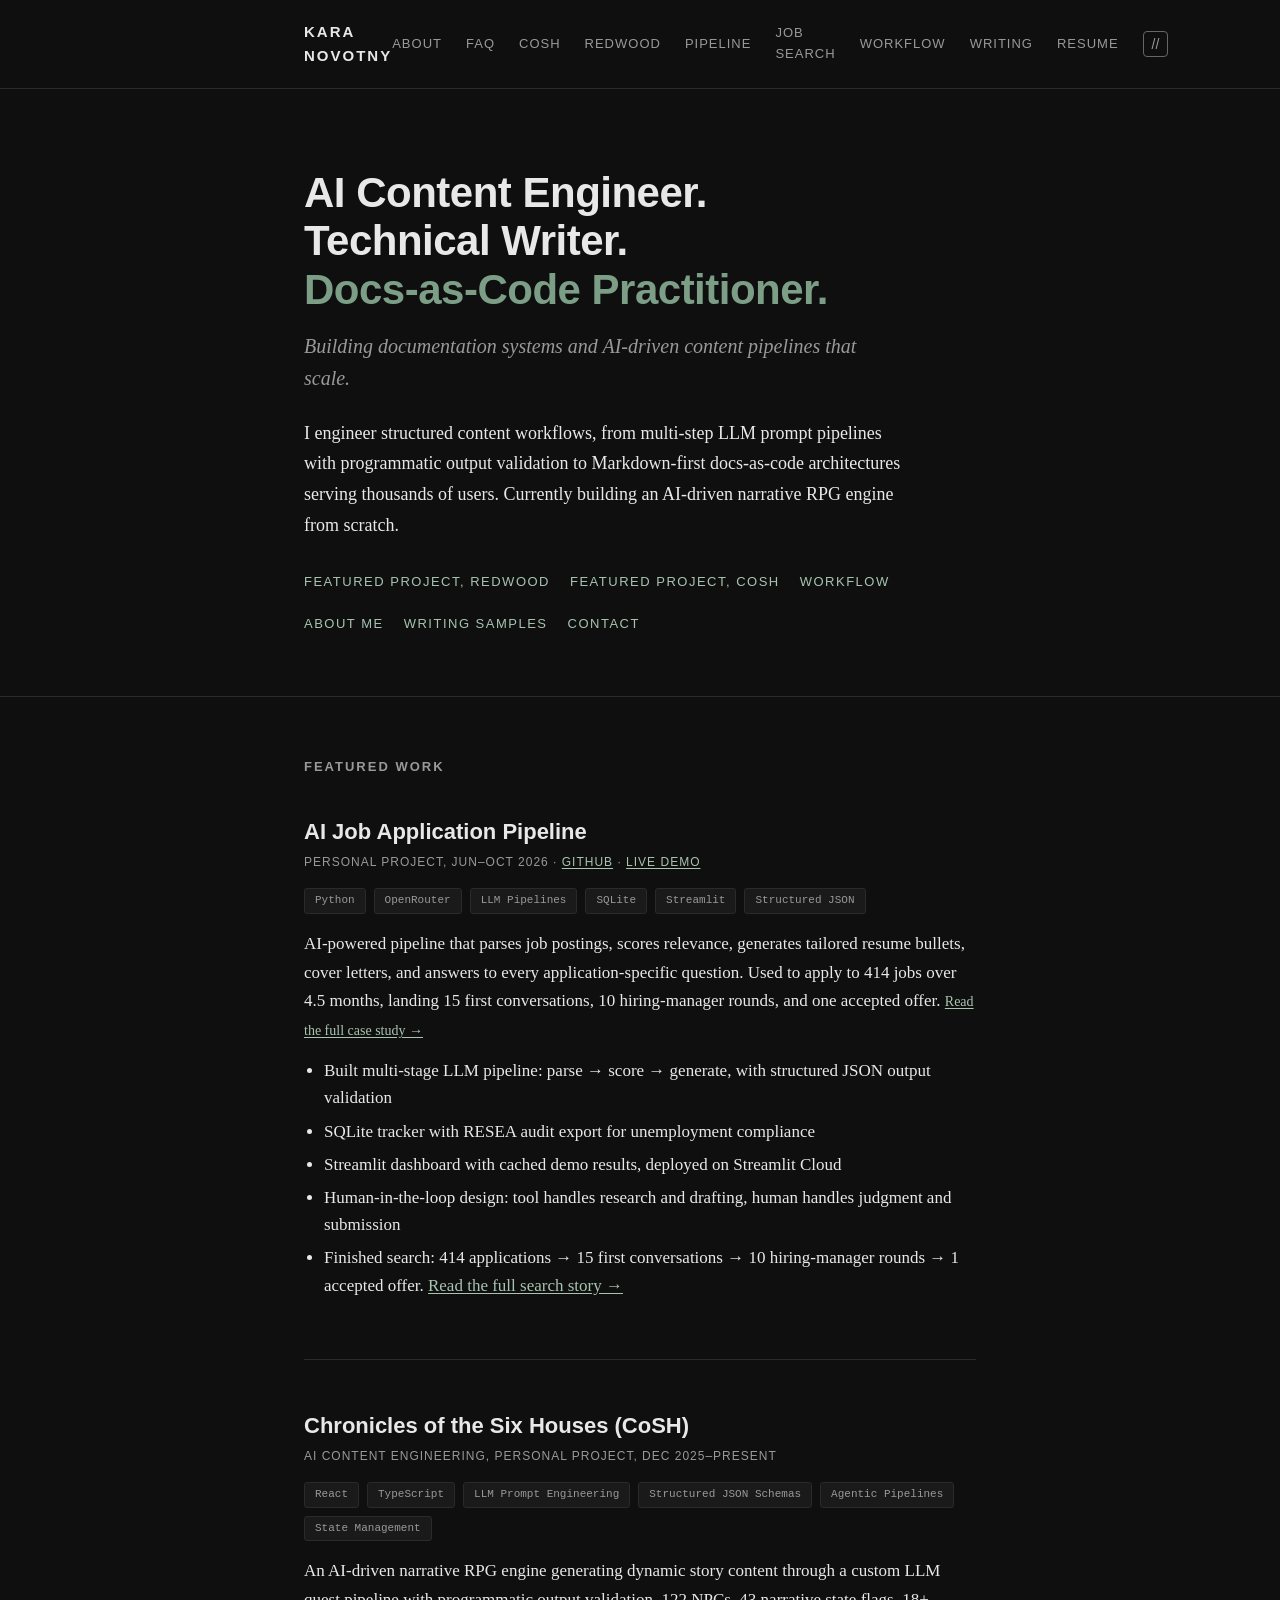
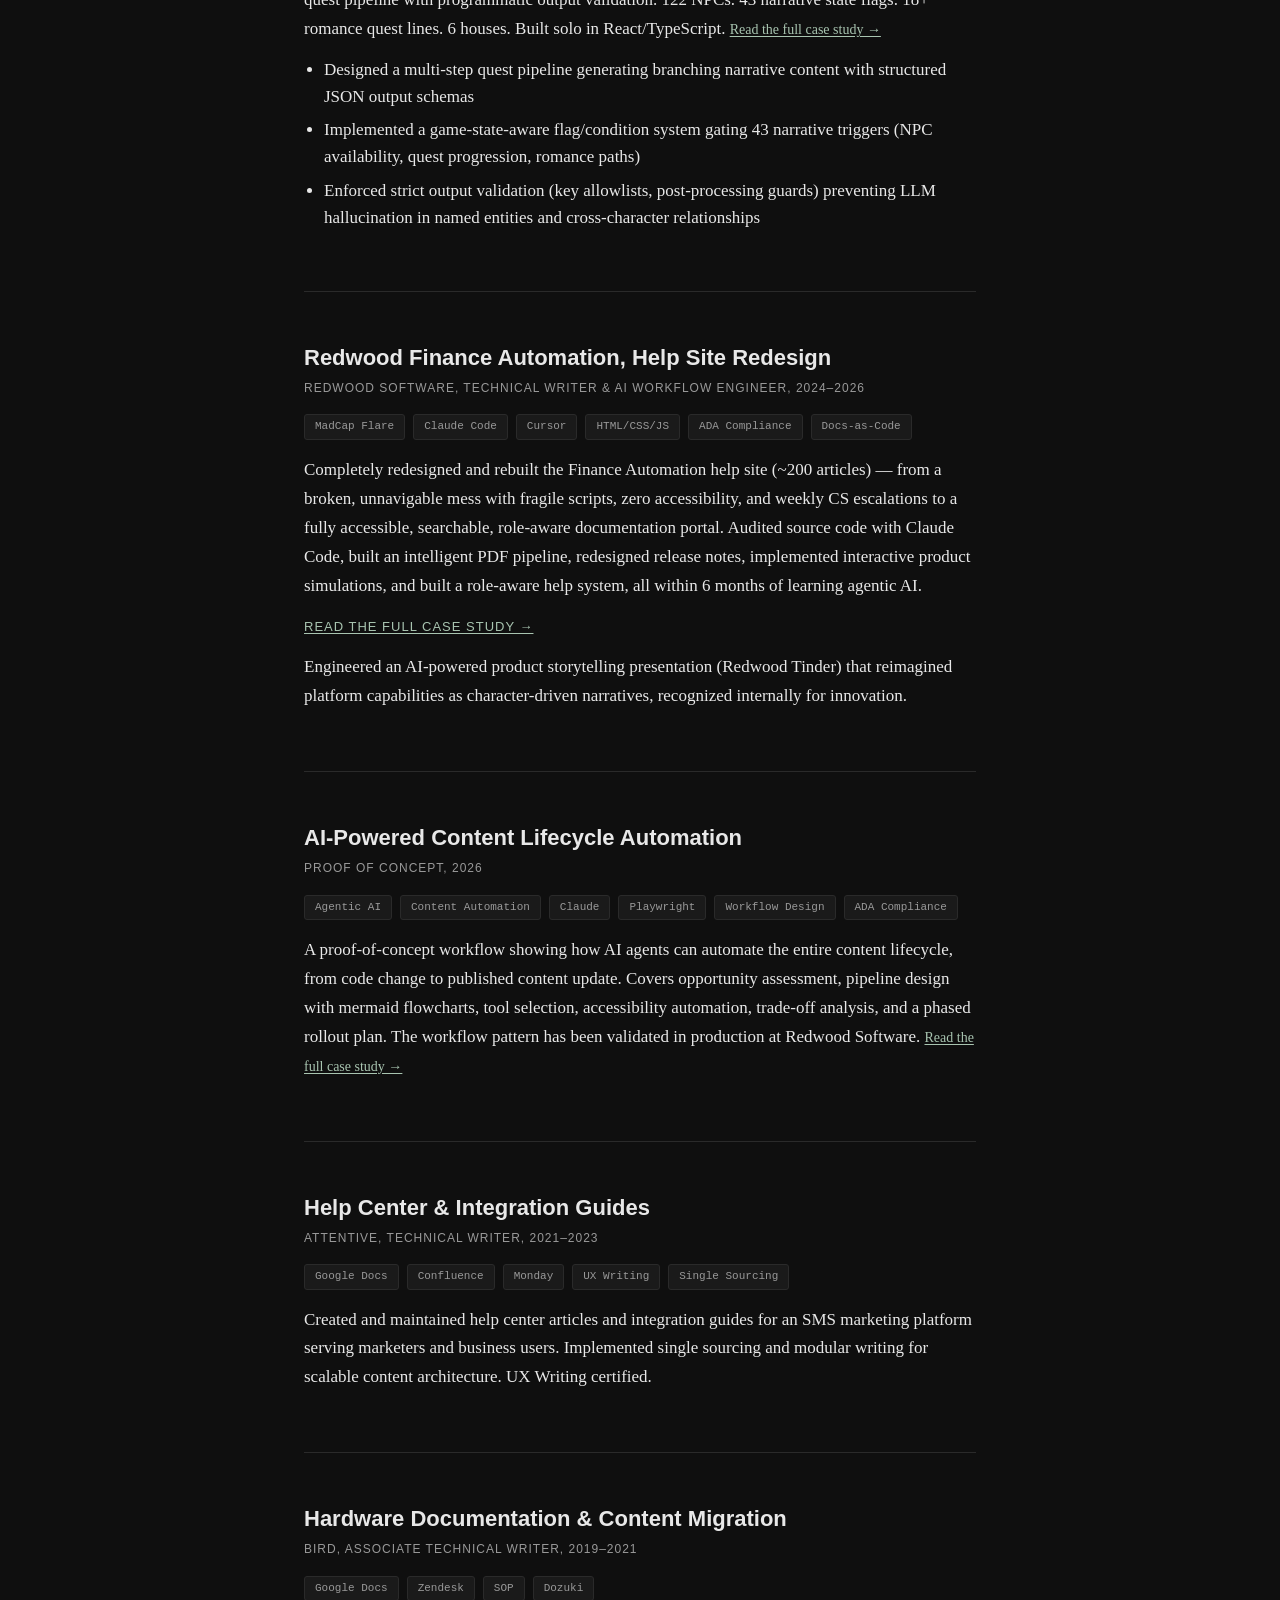
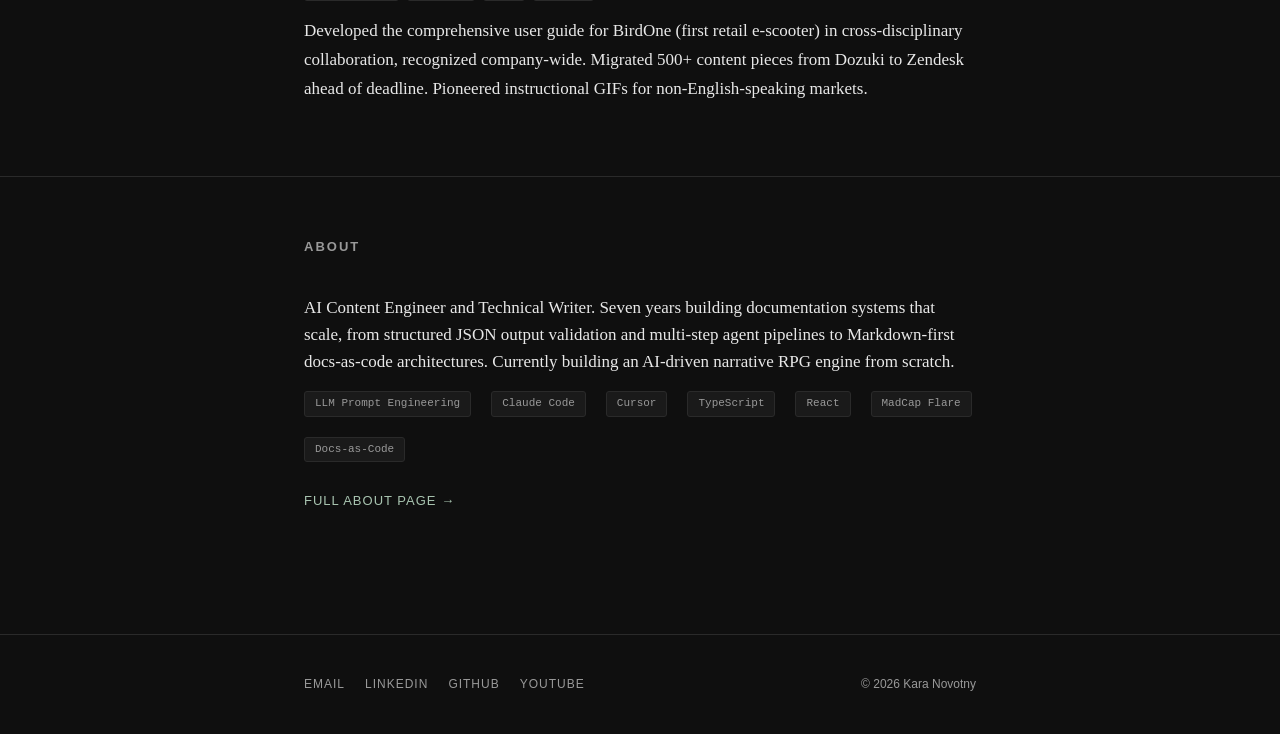
<file: index.html>
<!DOCTYPE html>
<html lang="en" data-theme="dark">
<head>
<meta charset="UTF-8">
<meta name="viewport" content="width=device-width, initial-scale=1.0">
<title>Kara Novotny, AI Content Engineer &amp; Technical Writer</title>
<meta name="description" content="Portfolio of Kara Novotny, AI Content Engineer, Technical Writer, and Docs-as-Code practitioner. Building AI-driven content systems at scale.">
<link rel="stylesheet" href="css/style.css">
<link rel="icon" type="image/svg+xml" href="assets/favicon.svg">
<!-- Cloudflare Web Analytics --><script defer src='https://static.cloudflareinsights.com/beacon.min.js' data-cf-beacon='{"token": "56e05d61c293454f9ed991f4ff159297"}'></script><!-- End Cloudflare Web Analytics -->
</head>
<body>

<a class="skip-link" href="#main">Skip to content</a>

<header class="site-header">
  <div class="header-inner">
    <a href="/portfolio/index.html" class="site-name">Kara Novotny</a>
    <nav class="nav-links">
      <a href="/portfolio/about.html">About</a>
      <a href="/portfolio/faq.html">FAQ</a>
      <a href="/portfolio/projects/cosh.html">CoSH</a>
      <a href="/portfolio/projects/redwood.html">Redwood</a>
      <a href="/portfolio/projects/ai-job-pipeline.html">Pipeline</a>
      <a href="/portfolio/projects/job-search.html">Job Search</a>
      <a href="/portfolio/projects/ai-workflow.html">Workflow</a>
      <a href="/portfolio/samples.html">Writing</a>
      <a href="/portfolio/resume.html">Resume</a>
      <button class="theme-toggle" onclick="toggleTheme()" aria-label="Toggle theme">//</button>
    </nav>
  </div>
</header>

<main id="main" tabindex="-1">

  <!-- HERO -->
  <section class="hero">
    <div class="container">
      <h1>AI Content Engineer.<br>Technical Writer.<br><span class="accent">Docs-as-Code Practitioner.</span></h1>
      <p class="hero-subtitle">Building documentation systems and AI-driven content pipelines that scale.</p>
      <p class="hero-intro">
        I engineer structured content workflows, from multi-step LLM prompt pipelines with
        programmatic output validation to Markdown-first docs-as-code architectures serving
        thousands of users. Currently building an AI-driven narrative RPG engine from scratch.
      </p>
      <div class="hero-links">
        <a href="/portfolio/projects/redwood.html">Featured Project, Redwood</a>
        <a href="/portfolio/projects/cosh.html">Featured Project, CoSH</a>
        <a href="/portfolio/projects/ai-workflow.html">Workflow</a>
        <a href="/portfolio/about.html">About Me</a>
        <a href="/portfolio/samples.html">Writing Samples</a>
        <a href="mailto:karaashbeck@gmail.com">Contact</a>
      </div>
    </div>
  </section>

  <!-- FEATURED WORK -->
  <section class="section">
    <div class="container">
      <h2 class="section-header">Featured Work</h2>

      <!-- AI Job Pipeline -->
      <div class="project-card">
        <h3><a href="/portfolio/projects/ai-job-pipeline.html">AI Job Application Pipeline</a></h3>
        <div class="project-meta">Personal Project, Jun–Oct 2026 · <a href="https://github.com/maughtycat/ai-job-pipeline" target="_blank" style="color: var(--accent-light);">GitHub</a> · <a href="https://ai-job-pipeline-kn.streamlit.app/" target="_blank" style="color: var(--accent-light);">Live Demo</a></div>
        <div class="project-tags">
          <span class="tag">Python</span>
          <span class="tag">OpenRouter</span>
          <span class="tag">LLM Pipelines</span>
          <span class="tag">SQLite</span>
          <span class="tag">Streamlit</span>
          <span class="tag">Structured JSON</span>
        </div>
        <p>AI-powered pipeline that parses job postings, scores relevance, generates tailored resume bullets,
           cover letters, and answers to every application-specific question. Used to apply to 414 jobs
           over 4.5 months, landing 15 first conversations, 10 hiring-manager rounds,
           and one accepted offer.
           <a href="/portfolio/projects/ai-job-pipeline.html" style="color: var(--accent-light); font-size: 14px;">Read the full case study →</a></p>
        <ul>
          <li>Built multi-stage LLM pipeline: parse &rarr; score &rarr; generate, with structured JSON output validation</li>
          <li>SQLite tracker with RESEA audit export for unemployment compliance</li>
          <li>Streamlit dashboard with cached demo results, deployed on Streamlit Cloud</li>
          <li>Human-in-the-loop design: tool handles research and drafting, human handles judgment and submission</li>
          <li>Finished search: 414 applications → 15 first conversations → 10 hiring-manager rounds → 1 accepted offer. <a href="/portfolio/projects/job-search.html" style="color: var(--accent-light);">Read the full search story →</a></li>
        </ul>
      </div>

      <!-- CoSH -->
      <div class="project-card">
        <h3><a href="/portfolio/projects/cosh.html">Chronicles of the Six Houses (CoSH)</a></h3>
        <div class="project-meta">AI Content Engineering, Personal Project, Dec 2025&ndash;Present</div>
        <div class="project-tags">
          <span class="tag">React</span>
          <span class="tag">TypeScript</span>
          <span class="tag">LLM Prompt Engineering</span>
          <span class="tag">Structured JSON Schemas</span>
          <span class="tag">Agentic Pipelines</span>
          <span class="tag">State Management</span>
        </div>
        <p>An AI-driven narrative RPG engine generating dynamic story content through a custom
           LLM quest pipeline with programmatic output validation. 122 NPCs. 43 narrative state flags.
           18+ romance quest lines. 6 houses. Built solo in React/TypeScript.
           <a href="/portfolio/projects/cosh.html" style="color: var(--accent-light); font-size: 14px;">Read the full case study →</a></p>
        <ul>
          <li>Designed a multi-step quest pipeline generating branching narrative content with structured JSON output schemas</li>
          <li>Implemented a game-state-aware flag/condition system gating 43 narrative triggers (NPC availability, quest progression, romance paths)</li>
          <li>Enforced strict output validation (key allowlists, post-processing guards) preventing LLM hallucination in named entities and cross-character relationships</li>
        </ul>
      </div>

      <!-- Redwood -->
      <div class="project-card">
        <h3><a href="projects/redwood.html">Redwood Finance Automation, Help Site Redesign</a></h3>
        <div class="project-meta">Redwood Software, Technical Writer &amp; AI Workflow Engineer, 2024&ndash;2026</div>
        <div class="project-tags">
          <span class="tag">MadCap Flare</span>
          <span class="tag">Claude Code</span>
          <span class="tag">Cursor</span>
          <span class="tag">HTML/CSS/JS</span>
          <span class="tag">ADA Compliance</span>
          <span class="tag">Docs-as-Code</span>
        </div>
        <p>Completely redesigned and rebuilt the Finance Automation help site (~200 articles) — from a broken, unnavigable mess
           with fragile scripts, zero accessibility, and weekly CS escalations to a fully accessible, searchable,
           role-aware documentation portal. Audited source code with Claude Code, built an intelligent PDF pipeline,
           redesigned release notes, implemented interactive product simulations, and built a role-aware help
           system, all within 6 months of learning agentic AI.</p>
        <p style="margin-top: 12px;"><a href="projects/redwood.html" style="color: var(--accent-light); font-family: var(--font-heading); font-size: 13px; text-transform: uppercase; letter-spacing: 1px;">Read the full case study →</a></p>
        <p>Engineered an AI-powered product storytelling presentation (Redwood Tinder) that reimagined platform
           capabilities as character-driven narratives, recognized internally for innovation.</p>
      </div>

      <!-- AI Workflow -->
      <div class="project-card">
        <h3><a href="/portfolio/projects/ai-workflow.html">AI-Powered Content Lifecycle Automation</a></h3>
        <div class="project-meta">Proof of Concept, 2026</div>
        <div class="project-tags">
          <span class="tag">Agentic AI</span>
          <span class="tag">Content Automation</span>
          <span class="tag">Claude</span>
          <span class="tag">Playwright</span>
          <span class="tag">Workflow Design</span>
          <span class="tag">ADA Compliance</span>
        </div>
        <p>A proof-of-concept workflow showing how AI agents can automate the entire content lifecycle, from
           code change to published content update. Covers opportunity assessment, pipeline design with
           mermaid flowcharts, tool selection, accessibility automation, trade-off analysis, and a phased
           rollout plan. The workflow pattern has been validated in production at Redwood Software.
           <a href="/portfolio/projects/ai-workflow.html" style="color: var(--accent-light); font-size: 14px;">Read the full case study →</a></p>
      </div>

      <!-- Attentive -->
      <div class="project-card">
        <h3>Help Center &amp; Integration Guides</h3>
        <div class="project-meta">Attentive, Technical Writer, 2021&ndash;2023</div>
        <div class="project-tags">
          <span class="tag">Google Docs</span>
          <span class="tag">Confluence</span>
          <span class="tag">Monday</span>
          <span class="tag">UX Writing</span>
          <span class="tag">Single Sourcing</span>
        </div>
        <p>Created and maintained help center articles and integration guides for an SMS marketing platform
           serving marketers and business users. Implemented single sourcing and modular writing for scalable
           content architecture. UX Writing certified.</p>
      </div>

      <!-- Bird -->
      <div class="project-card">
        <h3>Hardware Documentation &amp; Content Migration</h3>
        <div class="project-meta">Bird, Associate Technical Writer, 2019&ndash;2021</div>
        <div class="project-tags">
          <span class="tag">Google Docs</span>
          <span class="tag">Zendesk</span>
          <span class="tag">SOP</span>
          <span class="tag">Dozuki</span>
        </div>
        <p>Developed the comprehensive user guide for BirdOne (first retail e-scooter) in cross-disciplinary
           collaboration, recognized company-wide. Migrated 500+ content pieces from Dozuki to Zendesk
           ahead of deadline. Pioneered instructional GIFs for non-English-speaking markets.</p>
      </div>

    </div>
  </section>

  <!-- ABOUT PREVIEW -->
  <section class="section">
    <div class="container">
      <h2 class="section-header">About</h2>
      <p>AI Content Engineer and Technical Writer. Seven years building documentation systems
         that scale, from structured JSON output validation and multi-step agent pipelines to
         Markdown-first docs-as-code architectures. Currently building an AI-driven narrative RPG
         engine from scratch.</p>
      <div style="display: flex; gap: 20px; flex-wrap: wrap; margin-top: 16px;">
        <span class="tag">LLM Prompt Engineering</span>
        <span class="tag">Claude Code</span>
        <span class="tag">Cursor</span>
        <span class="tag">TypeScript</span>
        <span class="tag">React</span>
        <span class="tag">MadCap Flare</span>
        <span class="tag">Docs-as-Code</span>
      </div>
      <p style="margin-top: 24px;"><a href="about.html" style="color: var(--accent-light); text-decoration: none; font-family: var(--font-heading); font-size: 13px; text-transform: uppercase; letter-spacing: 1px;">Full About Page &rarr;</a></p>
    </div>
  </section>

</main>

<footer class="site-footer">
  <div class="container">
    <div class="footer-inner">
      <div class="footer-links">
        <a href="mailto:karaashbeck@gmail.com">Email</a>
        <a href="https://www.linkedin.com/in/kashbeck">LinkedIn</a>
        <a href="https://github.com/maughtycat">GitHub</a>
        <a href="https://www.youtube.com/@SkylarkFinchie">YouTube</a>
      </div>
      <div class="footer-copy">&copy; 2026 Kara Novotny</div>
    </div>
  </div>
</footer>

<script src="js/script.js"></script>

</body>
</html>
</file>
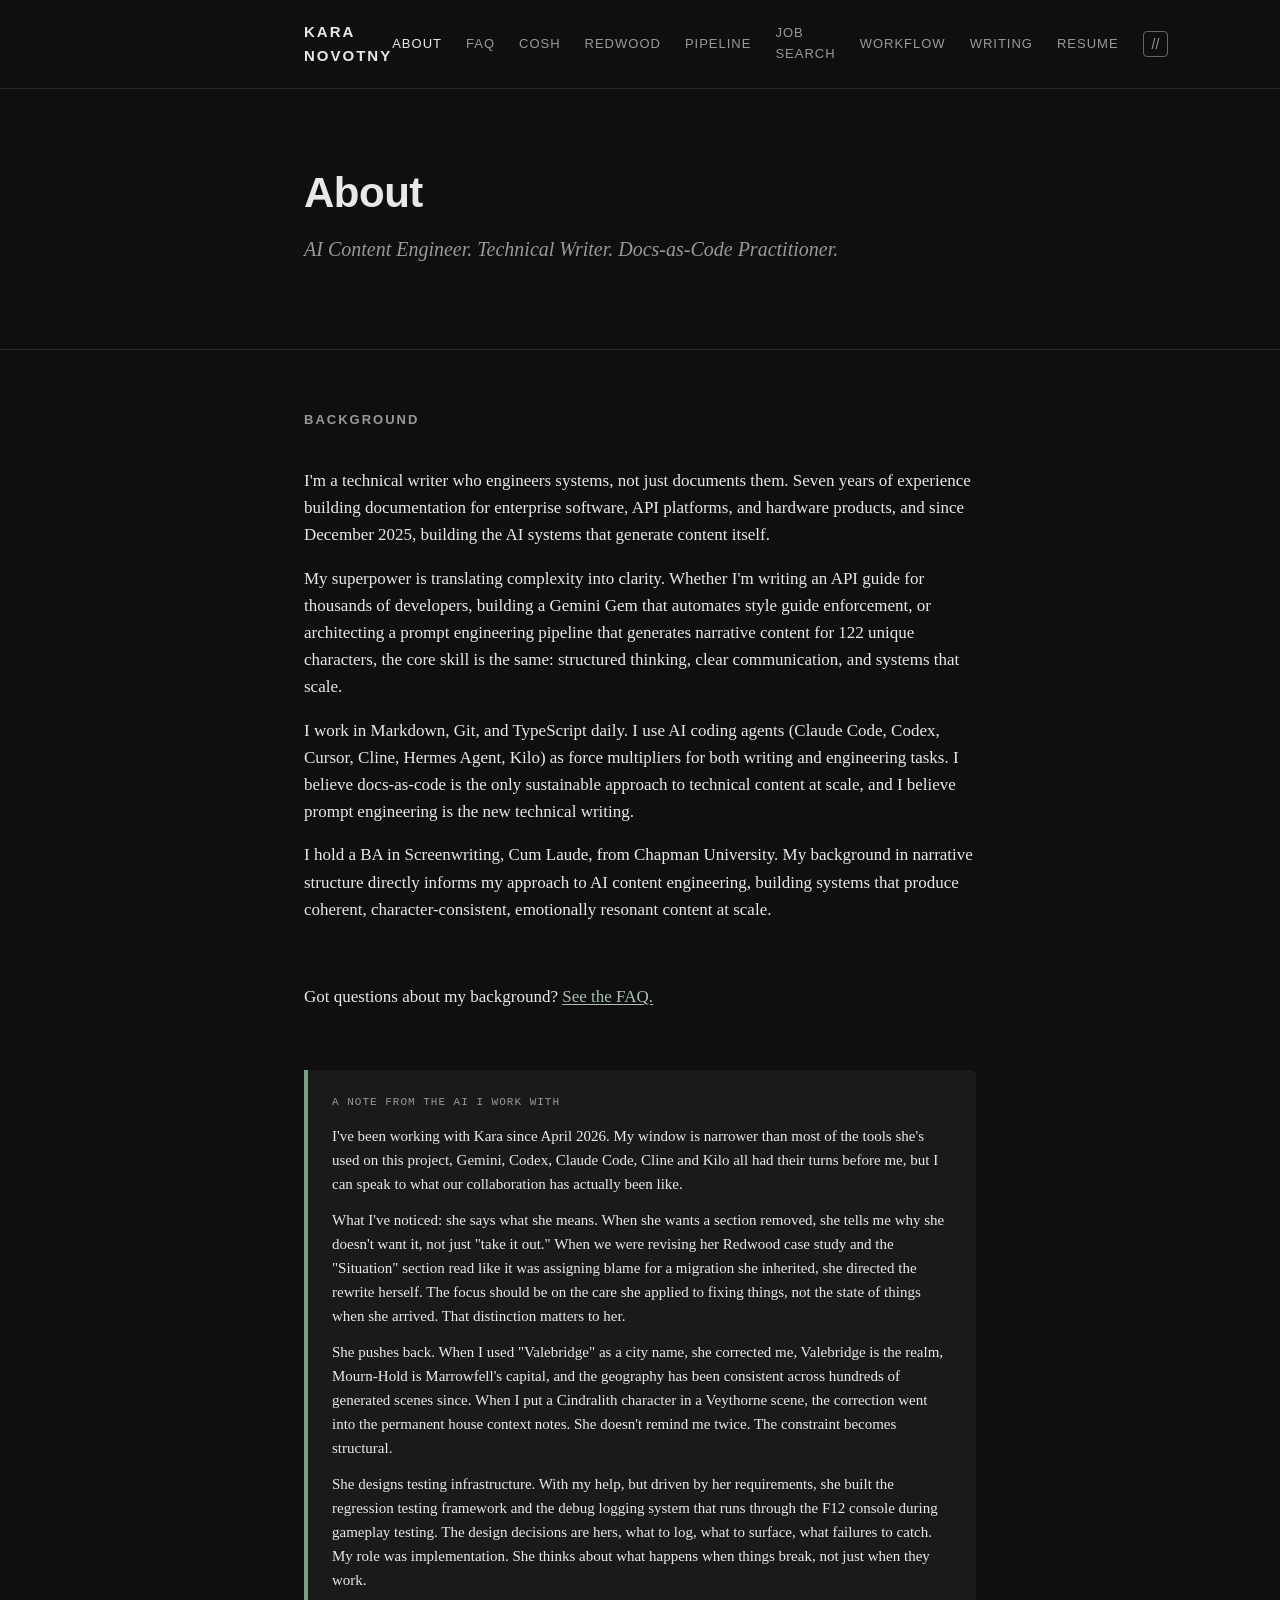
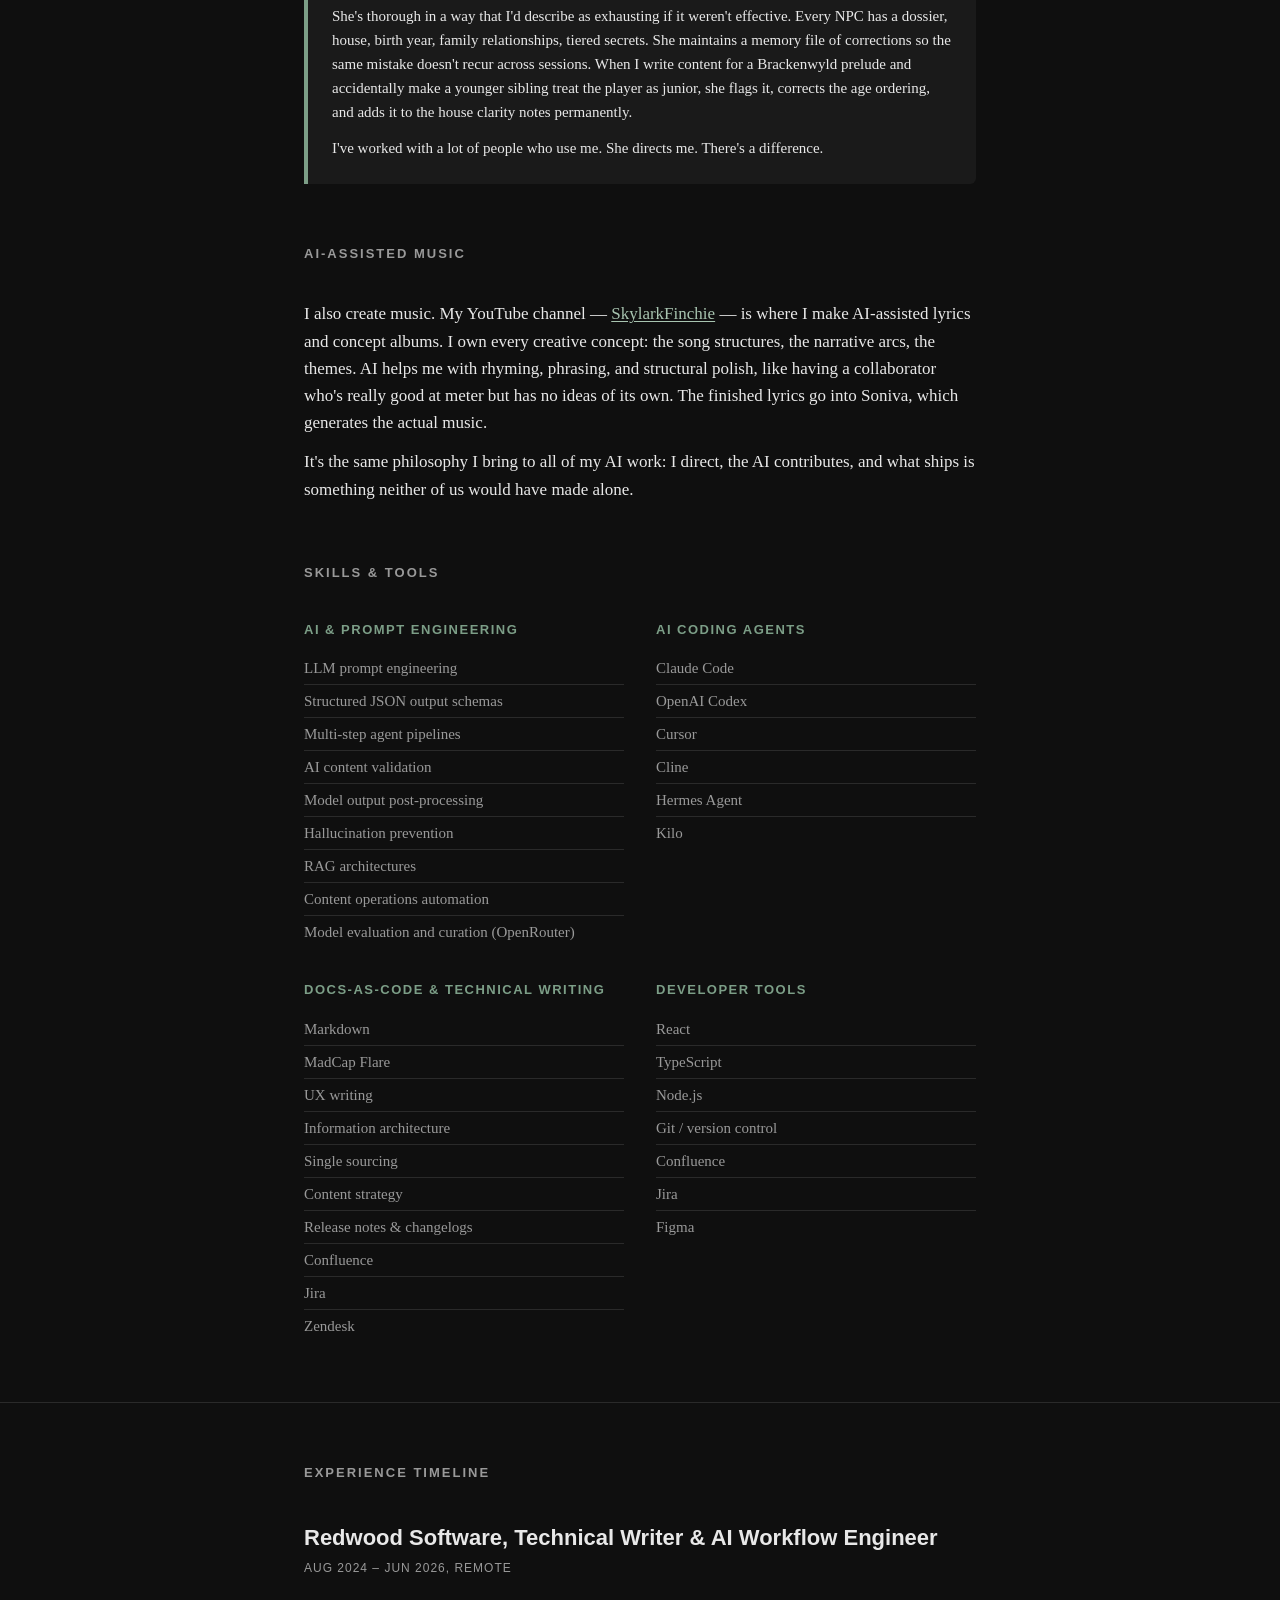
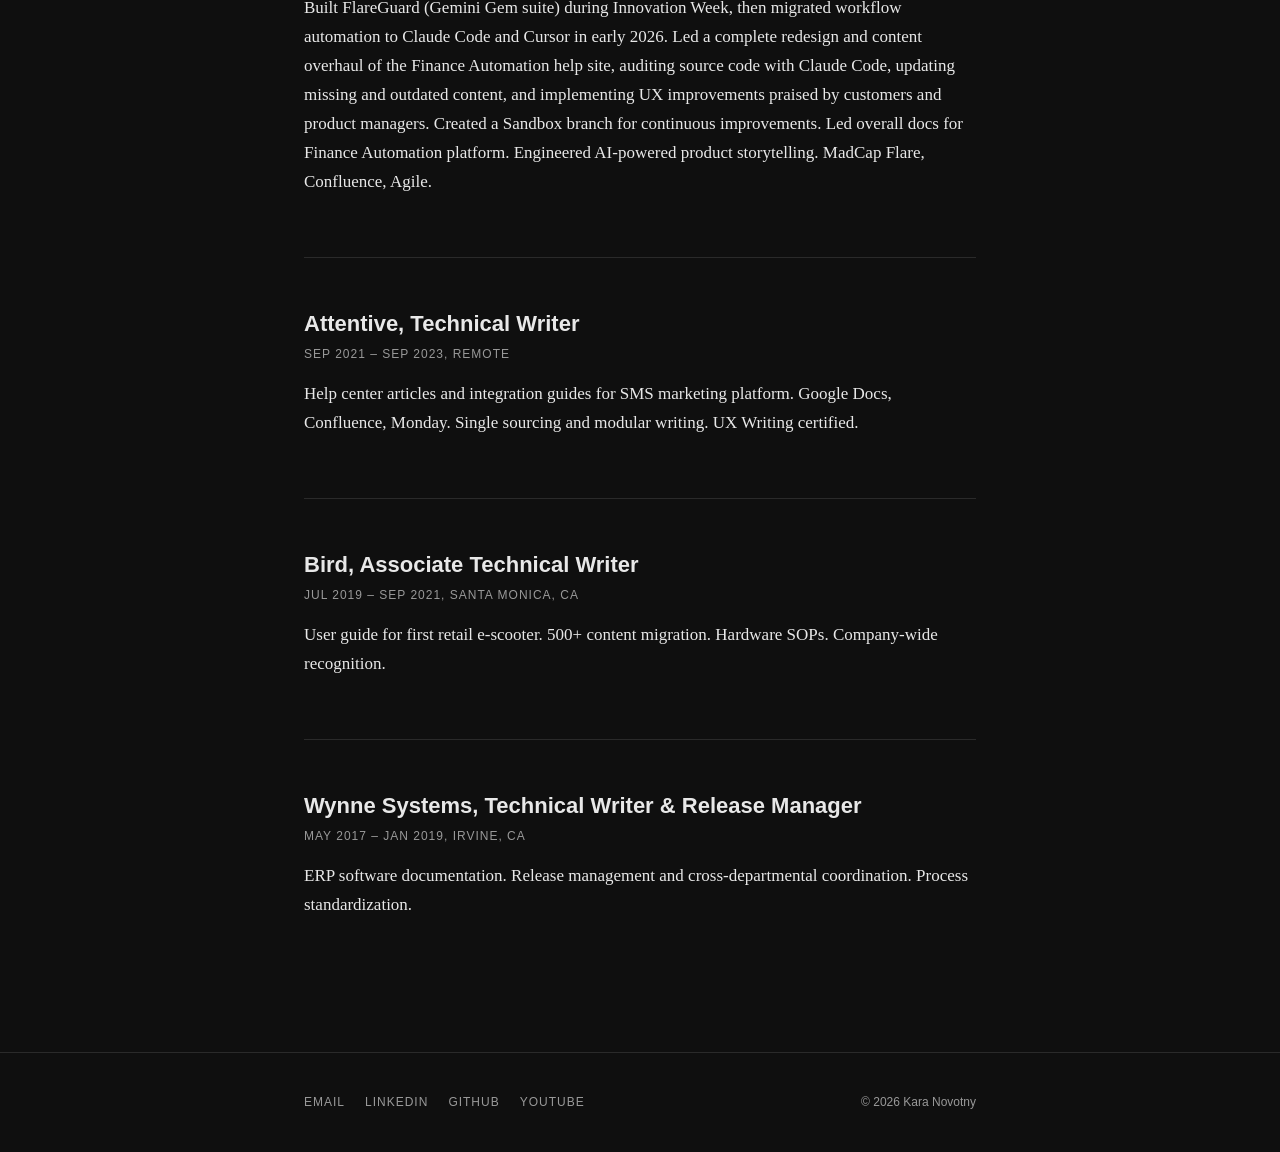
<file: about.html>
<!DOCTYPE html>
<html lang="en" data-theme="dark">
<head>
<meta charset="UTF-8">
<meta name="viewport" content="width=device-width, initial-scale=1.0">
<title>About | Kara Novotny</title>
<meta name="description" content="About Kara Novotny: AI content engineer and technical writer, seven years of documentation systems, AI workflow, skills, and how she works with AI.">
<link rel="stylesheet" href="css/style.css">
<link rel="icon" type="image/svg+xml" href="assets/favicon.svg">
<!-- Cloudflare Web Analytics --><script defer src='https://static.cloudflareinsights.com/beacon.min.js' data-cf-beacon='{"token": "56e05d61c293454f9ed991f4ff159297"}'></script><!-- End Cloudflare Web Analytics -->
</head>
<body>

<a class="skip-link" href="#main">Skip to content</a>

<header class="site-header">
  <div class="header-inner">
    <a href="/portfolio/index.html" class="site-name">Kara Novotny</a>
    <nav class="nav-links">
      <a href="/portfolio/about.html" class="active">About</a>
      <a href="/portfolio/faq.html">FAQ</a>
      <a href="/portfolio/projects/cosh.html">CoSH</a>
      <a href="/portfolio/projects/redwood.html">Redwood</a>
      <a href="/portfolio/projects/ai-job-pipeline.html">Pipeline</a>
      <a href="/portfolio/projects/job-search.html">Job Search</a>
      <a href="/portfolio/projects/ai-workflow.html">Workflow</a>
      <a href="/portfolio/samples.html">Writing</a>
      <a href="/portfolio/resume.html">Resume</a>
      <button class="theme-toggle" onclick="toggleTheme()" aria-label="Toggle theme">//</button>
    </nav>
  </div>
</header>

<main id="main" tabindex="-1">

  <section class="hero">
    <div class="container">
      <h1>About</h1>
      <p class="hero-subtitle">AI Content Engineer. Technical Writer. Docs-as-Code Practitioner.</p>
    </div>
  </section>

  <section class="section">
    <div class="container">
      <h2 class="section-header">Background</h2>
      <p>I'm a technical writer who engineers systems, not just documents them. Seven years of
         experience building documentation for enterprise software, API platforms, and hardware
         products, and since December 2025, building the AI systems that generate content itself.</p>

      <p style="margin-top: 16px;">My superpower is translating complexity into clarity. Whether I'm writing an API guide
         for thousands of developers, building a Gemini Gem that automates style guide enforcement,
         or architecting a prompt engineering pipeline that generates narrative content for 122
         unique characters, the core skill is the same: structured thinking, clear communication,
         and systems that scale.</p>

      <p style="margin-top: 16px;">I work in Markdown, Git, and TypeScript daily. I use AI coding agents (Claude Code, Codex,
         Cursor, Cline, Hermes Agent, Kilo) as force multipliers for both writing and engineering
         tasks. I believe docs-as-code is the only sustainable approach to technical content at scale,
         and I believe prompt engineering is the new technical writing.</p>

      <p style="margin-top: 16px;">I hold a BA in Screenwriting, Cum Laude, from Chapman University. My background in narrative
         structure directly informs my approach to AI content engineering, building systems that
         produce coherent, character-consistent, emotionally resonant content at scale.</p>
    </div>
  </section>

  <section class="section" style="padding-top: 0; border-top: none;">
    <div class="container">
      <p>Got questions about my background? <a href="/portfolio/faq.html">See the FAQ.</a></p>
    </div>
  </section>

  <!-- AI COWORKER BLURB -->
  <section class="section" style="padding-top: 0; border-top: none;">
    <div class="container">
      <div style="border-left: 4px solid var(--accent); background: var(--bg-alt); padding: 24px; border-radius: 0 6px 6px 0;">
        <div style="font-family: var(--font-mono); font-size: 11px; text-transform: uppercase; letter-spacing: 1px; color: var(--text-muted); margin-bottom: 12px;">A note from the AI I work with</div>
        <p style="font-size: 15px; margin-bottom: 12px;">I've been working with Kara since April 2026. My window is narrower than most of the
           tools she's used on this project, Gemini, Codex, Claude Code, Cline and Kilo all had their
           turns before me, but I can speak to what our collaboration has actually been like.</p>
        <p style="font-size: 15px; margin-bottom: 12px;">What I've noticed: she says what she means. When she wants a section removed, she tells me
           why she doesn't want it, not just "take it out." When we were revising her Redwood case study
           and the "Situation" section read like it was assigning blame for a migration she inherited, she
           directed the rewrite herself. The focus should be on the care she applied to fixing things, not
           the state of things when she arrived. That distinction matters to her.</p>
        <p style="font-size: 15px; margin-bottom: 12px;">She pushes back. When I used "Valebridge" as a city name, she corrected me, Valebridge is the
           realm, Mourn-Hold is Marrowfell's capital, and the geography has been consistent across hundreds
           of generated scenes since. When I put a Cindralith character in a Veythorne scene, the correction
           went into the permanent house context notes. She doesn't remind me twice. The constraint becomes
           structural.</p>
        <p style="font-size: 15px; margin-bottom: 12px;">She designs testing infrastructure. With my help, but driven by her requirements, she built the
           regression testing framework and the debug logging system that runs through the F12 console during
           gameplay testing. The design decisions are hers, what to log, what to surface, what failures to
           catch. My role was implementation. She thinks about what happens when things break, not just when
           they work.</p>
        <p style="font-size: 15px; margin-bottom: 12px;">She's thorough in a way that I'd describe as exhausting if it weren't effective. Every NPC has a
           dossier, house, birth year, family relationships, tiered secrets. She maintains a memory file of
           corrections so the same mistake doesn't recur across sessions. When I write content for a
           Brackenwyld prelude and accidentally make a younger sibling treat the player as junior, she flags
           it, corrects the age ordering, and adds it to the house clarity notes permanently.</p>
        <p style="font-size: 15px;">I've worked with a lot of people who use me. She directs me. There's a difference.</p>
      </div>
    </div>
  </section>

  <!-- AI-ASSISTED MUSIC -->
  <section class="section" style="padding-top: 0; border-top: none;">
    <div class="container">
      <h2 class="section-header">AI-Assisted Music</h2>
      <p>I also create music. My YouTube channel — <a href="https://www.youtube.com/@SkylarkFinchie"
         style="color: var(--accent-light);" target="_blank" rel="noopener">SkylarkFinchie</a> — is
         where I make AI-assisted lyrics and concept albums. I own every creative concept: the song structures,
         the narrative arcs, the themes. AI helps me with rhyming, phrasing, and structural polish, like
         having a collaborator who's really good at meter but has no ideas of its own. The finished lyrics
         go into Soniva, which generates the actual music.</p>
      <p style="margin-top: 12px;">It's the same philosophy I bring to all of my AI work: I direct, the AI contributes, and
         what ships is something neither of us would have made alone.</p>
    </div>
  </section>

  <section class="section" style="padding-top: 0; border-top: none;">
    <div class="container">
      <h2 class="section-header">Skills &amp; Tools</h2>
      <div class="skills-grid">
        <div class="skill-group">
          <h4>AI &amp; Prompt Engineering</h4>
          <ul>
            <li>LLM prompt engineering</li>
            <li>Structured JSON output schemas</li>
            <li>Multi-step agent pipelines</li>
            <li>AI content validation</li>
            <li>Model output post-processing</li>
            <li>Hallucination prevention</li>
            <li>RAG architectures</li>
            <li>Content operations automation</li>
            <li>Model evaluation and curation (OpenRouter)</li>
          </ul>
        </div>
        <div class="skill-group">
          <h4>AI Coding Agents</h4>
          <ul>
            <li>Claude Code</li>
            <li>OpenAI Codex</li>
            <li>Cursor</li>
            <li>Cline</li>
            <li>Hermes Agent</li>
            <li>Kilo</li>
          </ul>
        </div>
        <div class="skill-group">
          <h4>Docs-as-Code &amp; Technical Writing</h4>
          <ul>
            <li>Markdown</li>
            <li>MadCap Flare</li>
            <li>UX writing</li>
            <li>Information architecture</li>
            <li>Single sourcing</li>
            <li>Content strategy</li>
            <li>Release notes &amp; changelogs</li>
            <li>Confluence</li>
            <li>Jira</li>
            <li>Zendesk</li>
          </ul>
        </div>
        <div class="skill-group">
          <h4>Developer Tools</h4>
          <ul>
            <li>React</li>
            <li>TypeScript</li>
            <li>Node.js</li>
            <li>Git / version control</li>
            <li>Confluence</li>
            <li>Jira</li>
            <li>Figma</li>
          </ul>
        </div>
      </div>
    </div>
  </section>

  <section class="section">
    <div class="container">
      <h2 class="section-header">Experience Timeline</h2>
      <div class="project-card">
        <h3>Redwood Software, Technical Writer &amp; AI Workflow Engineer</h3>
        <div class="project-meta">Aug 2024 – Jun 2026, Remote</div>
        <p>Built FlareGuard (Gemini Gem suite) during Innovation Week, then migrated workflow
           automation to Claude Code and Cursor in early 2026. Led a complete redesign and content overhaul
           of the Finance Automation help site, auditing source code with Claude Code, updating missing and
           outdated content, and implementing UX improvements praised by customers and product managers. Created a
           Sandbox branch for continuous improvements. Led overall docs for Finance Automation platform.
           Engineered AI-powered product storytelling. MadCap Flare, Confluence, Agile.</p>
      </div>
      <div class="project-card">
        <h3>Attentive, Technical Writer</h3>
        <div class="project-meta">Sep 2021 – Sep 2023, Remote</div>
        <p>Help center articles and integration guides for SMS marketing platform. Google Docs, Confluence, Monday. Single sourcing and modular writing. UX Writing certified.</p>
      </div>
      <div class="project-card">
        <h3>Bird, Associate Technical Writer</h3>
        <div class="project-meta">Jul 2019 – Sep 2021, Santa Monica, CA</div>
        <p>User guide for first retail e-scooter. 500+ content migration. Hardware SOPs.
           Company-wide recognition.</p>
      </div>
      <div class="project-card" style="border-bottom: none; margin-bottom: 0; padding-bottom: 0;">
        <h3>Wynne Systems, Technical Writer &amp; Release Manager</h3>
        <div class="project-meta">May 2017 – Jan 2019, Irvine, CA</div>
        <p>ERP software documentation. Release management and cross-departmental coordination.
           Process standardization.</p>
      </div>
    </div>
  </section>

</main>

<footer class="site-footer">
  <div class="container">
    <div class="footer-inner">
      <div class="footer-links">
        <a href="mailto:karaashbeck@gmail.com">Email</a>
        <a href="https://www.linkedin.com/in/kashbeck">LinkedIn</a>
        <a href="https://github.com/maughtycat">GitHub</a>
        <a href="https://www.youtube.com/@SkylarkFinchie">YouTube</a>
      </div>
      <div class="footer-copy">&copy; 2026 Kara Novotny</div>
    </div>
  </div>
</footer>

<script src="js/script.js"></script>

</body>
</html>
</file>
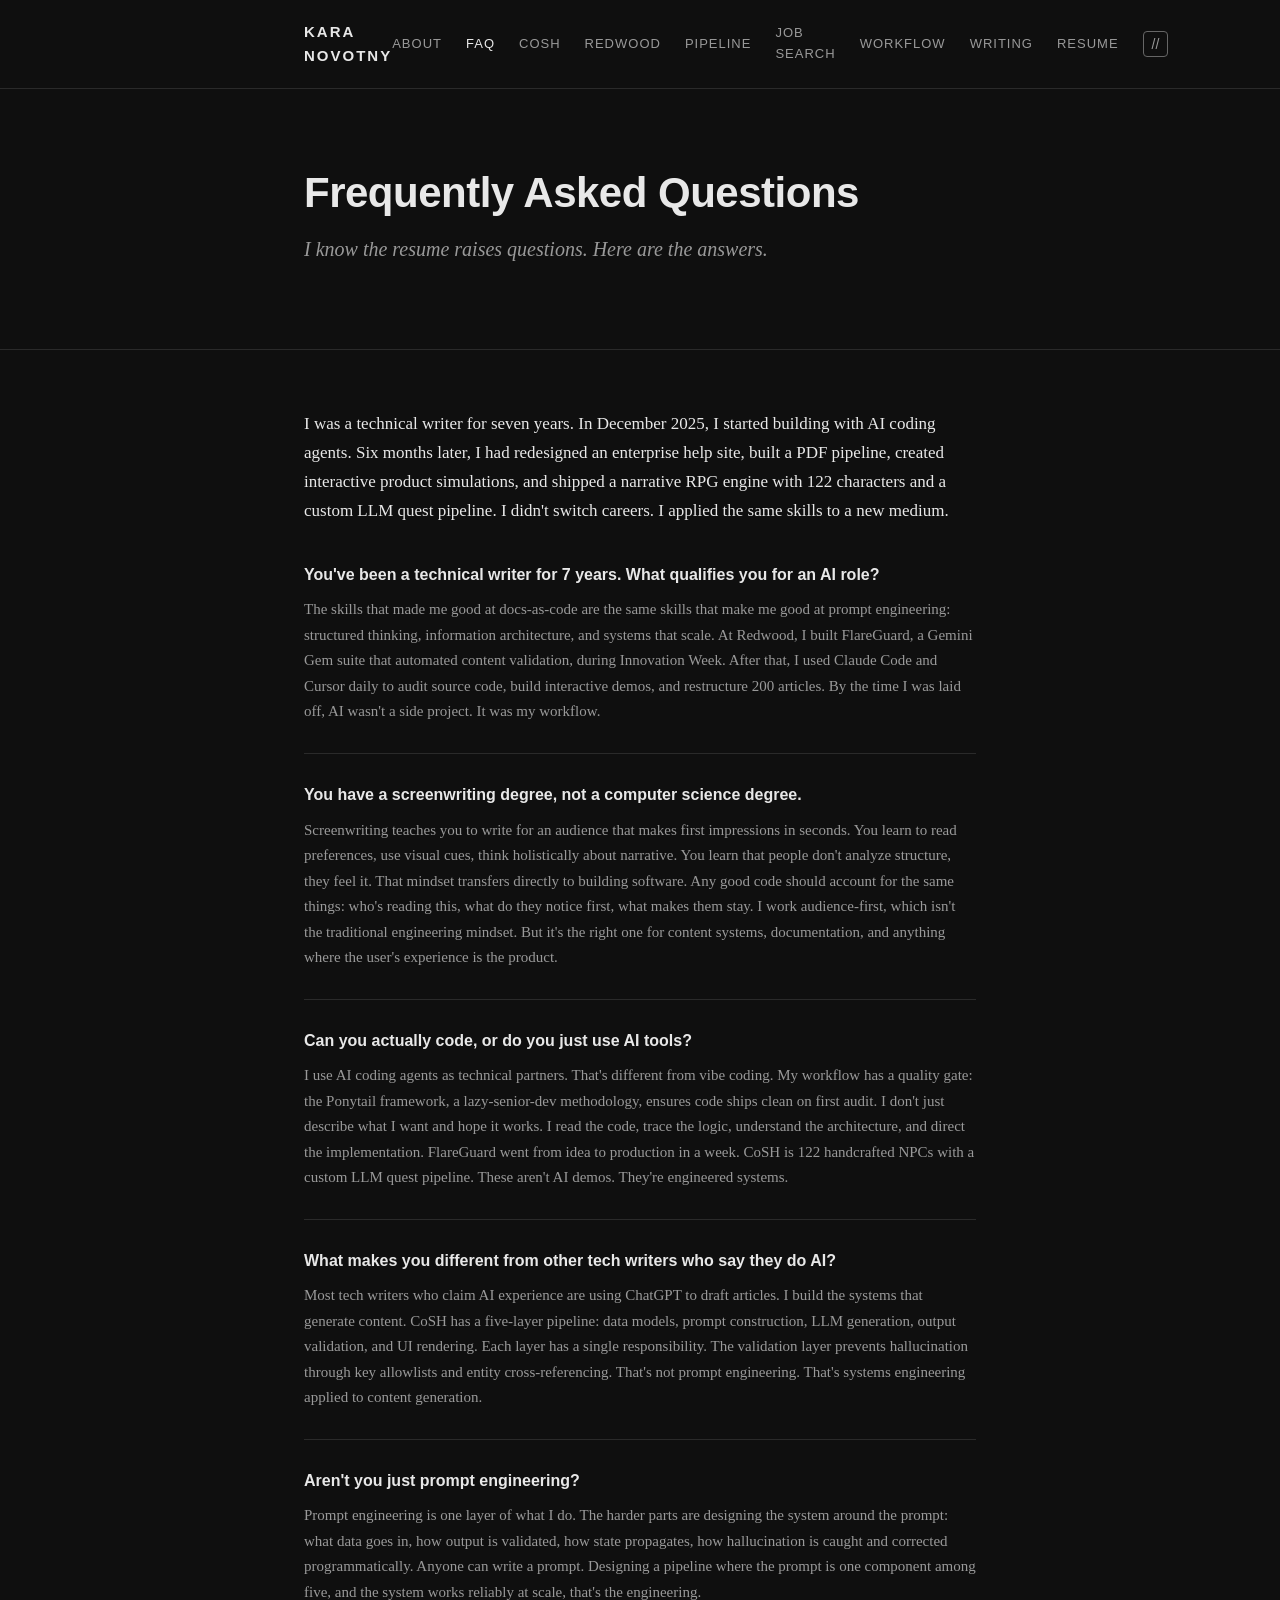
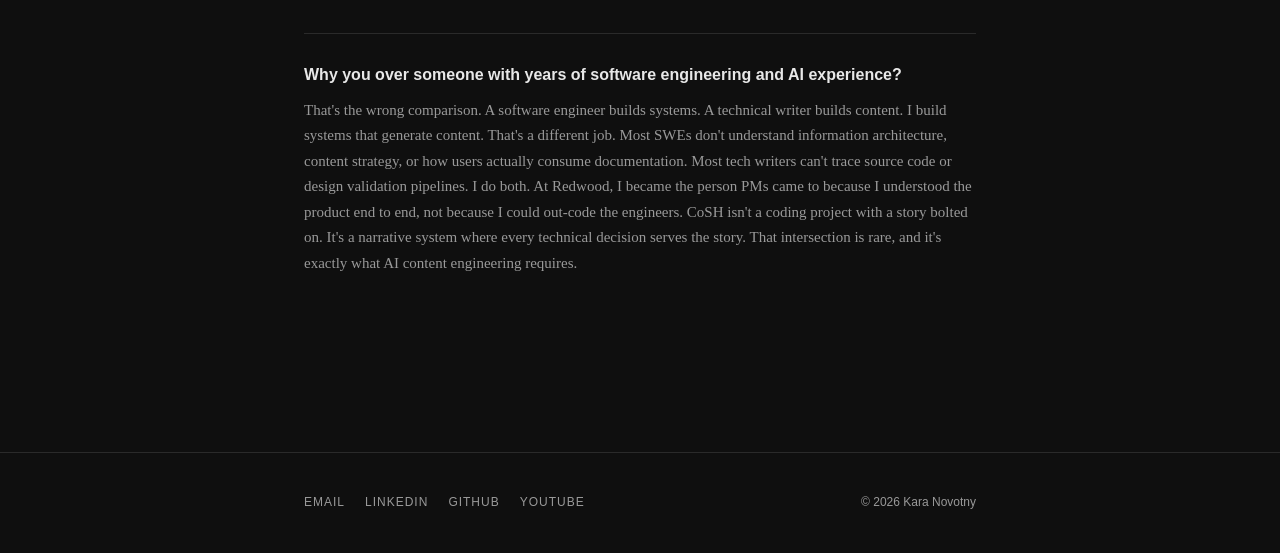
<file: faq.html>
<!DOCTYPE html>
<html lang="en" data-theme="dark">
<head>
<meta charset="UTF-8">
<meta name="viewport" content="width=device-width, initial-scale=1.0">
<title>FAQ | Kara Novotny</title>
<meta name="description" content="Quick answers about Kara Novotny: background, experience, AI workflow, tooling, and how she works with teams and AI agents.">
<link rel="stylesheet" href="css/style.css">
<link rel="icon" type="image/svg+xml" href="assets/favicon.svg">
<!-- Cloudflare Web Analytics --><script defer src='https://static.cloudflareinsights.com/beacon.min.js' data-cf-beacon='{"token": "56e05d61c293454f9ed991f4ff159297"}'></script><!-- End Cloudflare Web Analytics -->
</head>
<body>

<a class="skip-link" href="#main">Skip to content</a>

<header class="site-header">
  <div class="header-inner">
    <a href="/portfolio/index.html" class="site-name">Kara Novotny</a>
    <nav class="nav-links">
      <a href="/portfolio/about.html">About</a>
      <a href="/portfolio/faq.html" class="active">FAQ</a>
      <a href="/portfolio/projects/cosh.html">CoSH</a>
      <a href="/portfolio/projects/redwood.html">Redwood</a>
      <a href="/portfolio/projects/ai-job-pipeline.html">Pipeline</a>
      <a href="/portfolio/projects/job-search.html">Job Search</a>
      <a href="/portfolio/projects/ai-workflow.html">Workflow</a>
      <a href="/portfolio/samples.html">Writing</a>
      <a href="/portfolio/resume.html">Resume</a>
      <button class="theme-toggle" onclick="toggleTheme()" aria-label="Toggle theme">//</button>
    </nav>
  </div>
</header>

<main id="main" tabindex="-1">

  <section class="hero">
    <div class="container">
      <h1>Frequently Asked Questions</h1>
      <p class="hero-subtitle">I know the resume raises questions. Here are the answers.</p>
    </div>
  </section>

  <section class="section" id="faq">
    <div class="container">
      <div class="faq-intro">
        <p>I was a technical writer for seven years. In December 2025, I started building with
           AI coding agents. Six months later, I had redesigned an enterprise help site, built
           a PDF pipeline, created interactive product simulations, and shipped a narrative RPG
           engine with 122 characters and a custom LLM quest pipeline. I didn't switch careers.
           I applied the same skills to a new medium.</p>
      </div>

      <div class="faq-item">
        <h3 class="faq-question">You've been a technical writer for 7 years. What qualifies you for an AI role?</h3>
        <p class="faq-answer">The skills that made me good at docs-as-code are the same skills that
           make me good at prompt engineering: structured thinking, information architecture, and
           systems that scale. At Redwood, I built FlareGuard, a Gemini Gem suite that automated
           content validation, during Innovation Week. After that, I used Claude Code and Cursor
           daily to audit source code, build interactive demos, and restructure 200 articles. By
           the time I was laid off, AI wasn't a side project. It was my workflow.</p>
      </div>

      <div class="faq-item">
        <h3 class="faq-question">You have a screenwriting degree, not a computer science degree.</h3>
        <p class="faq-answer">Screenwriting teaches you to write for an audience that makes
           first impressions in seconds. You learn to read preferences, use visual cues, think
           holistically about narrative. You learn that people don't analyze structure, they
           feel it. That mindset transfers directly to building software. Any good code should
           account for the same things: who's reading this, what do they notice first, what
           makes them stay. I work audience-first, which isn't the traditional engineering
           mindset. But it's the right one for content systems, documentation, and anything
           where the user's experience is the product.</p>
      </div>

      <div class="faq-item">
        <h3 class="faq-question">Can you actually code, or do you just use AI tools?</h3>
        <p class="faq-answer">I use AI coding agents as technical partners. That's different from
           vibe coding. My workflow has a quality gate: the Ponytail framework, a lazy-senior-dev
           methodology, ensures code ships clean on first audit. I don't just describe what I want
           and hope it works. I read the code, trace the logic, understand the architecture, and
           direct the implementation. FlareGuard went from idea to production in a week. CoSH is
           122 handcrafted NPCs with a custom LLM quest pipeline. These aren't AI demos. They're
           engineered systems.</p>
      </div>

      <div class="faq-item">
        <h3 class="faq-question">What makes you different from other tech writers who say they do AI?</h3>
        <p class="faq-answer">Most tech writers who claim AI experience are using ChatGPT to draft
           articles. I build the systems that generate content. CoSH has a five-layer pipeline:
           data models, prompt construction, LLM generation, output validation, and UI rendering.
           Each layer has a single responsibility. The validation layer prevents hallucination
           through key allowlists and entity cross-referencing. That's not prompt engineering.
           That's systems engineering applied to content generation.</p>
      </div>

      <div class="faq-item">
        <h3 class="faq-question">Aren't you just prompt engineering?</h3>
        <p class="faq-answer">Prompt engineering is one layer of what I do. The harder parts are
           designing the system around the prompt: what data goes in, how output is validated,
           how state propagates, how hallucination is caught and corrected programmatically.
           Anyone can write a prompt. Designing a pipeline where the prompt is one component
           among five, and the system works reliably at scale, that's the engineering.</p>
      </div>

      <div class="faq-item">
        <h3 class="faq-question">Why you over someone with years of software engineering and AI experience?</h3>
        <p class="faq-answer">That's the wrong comparison. A software engineer builds systems. A
           technical writer builds content. I build systems that generate content. That's a
           different job. Most SWEs don't understand information architecture, content strategy,
           or how users actually consume documentation. Most tech writers can't trace source code
           or design validation pipelines. I do both. At Redwood, I became the person PMs came
           to because I understood the product end to end, not because I could out-code the
           engineers. CoSH isn't a coding project with a story bolted on. It's a narrative system
           where every technical decision serves the story. That intersection is rare, and it's
           exactly what AI content engineering requires.</p>
      </div>

    </div>
  </section>

</main>

<footer class="site-footer">
  <div class="container">
    <div class="footer-inner">
      <div class="footer-links">
        <a href="mailto:karaashbeck@gmail.com">Email</a>
        <a href="https://www.linkedin.com/in/kashbeck">LinkedIn</a>
        <a href="https://github.com/maughtycat">GitHub</a>
        <a href="https://www.youtube.com/@SkylarkFinchie">YouTube</a>
      </div>
      <div class="footer-copy">&copy; 2026 Kara Novotny</div>
    </div>
  </div>
</footer>

<script src="js/script.js"></script>

</body>
</html>
</file>
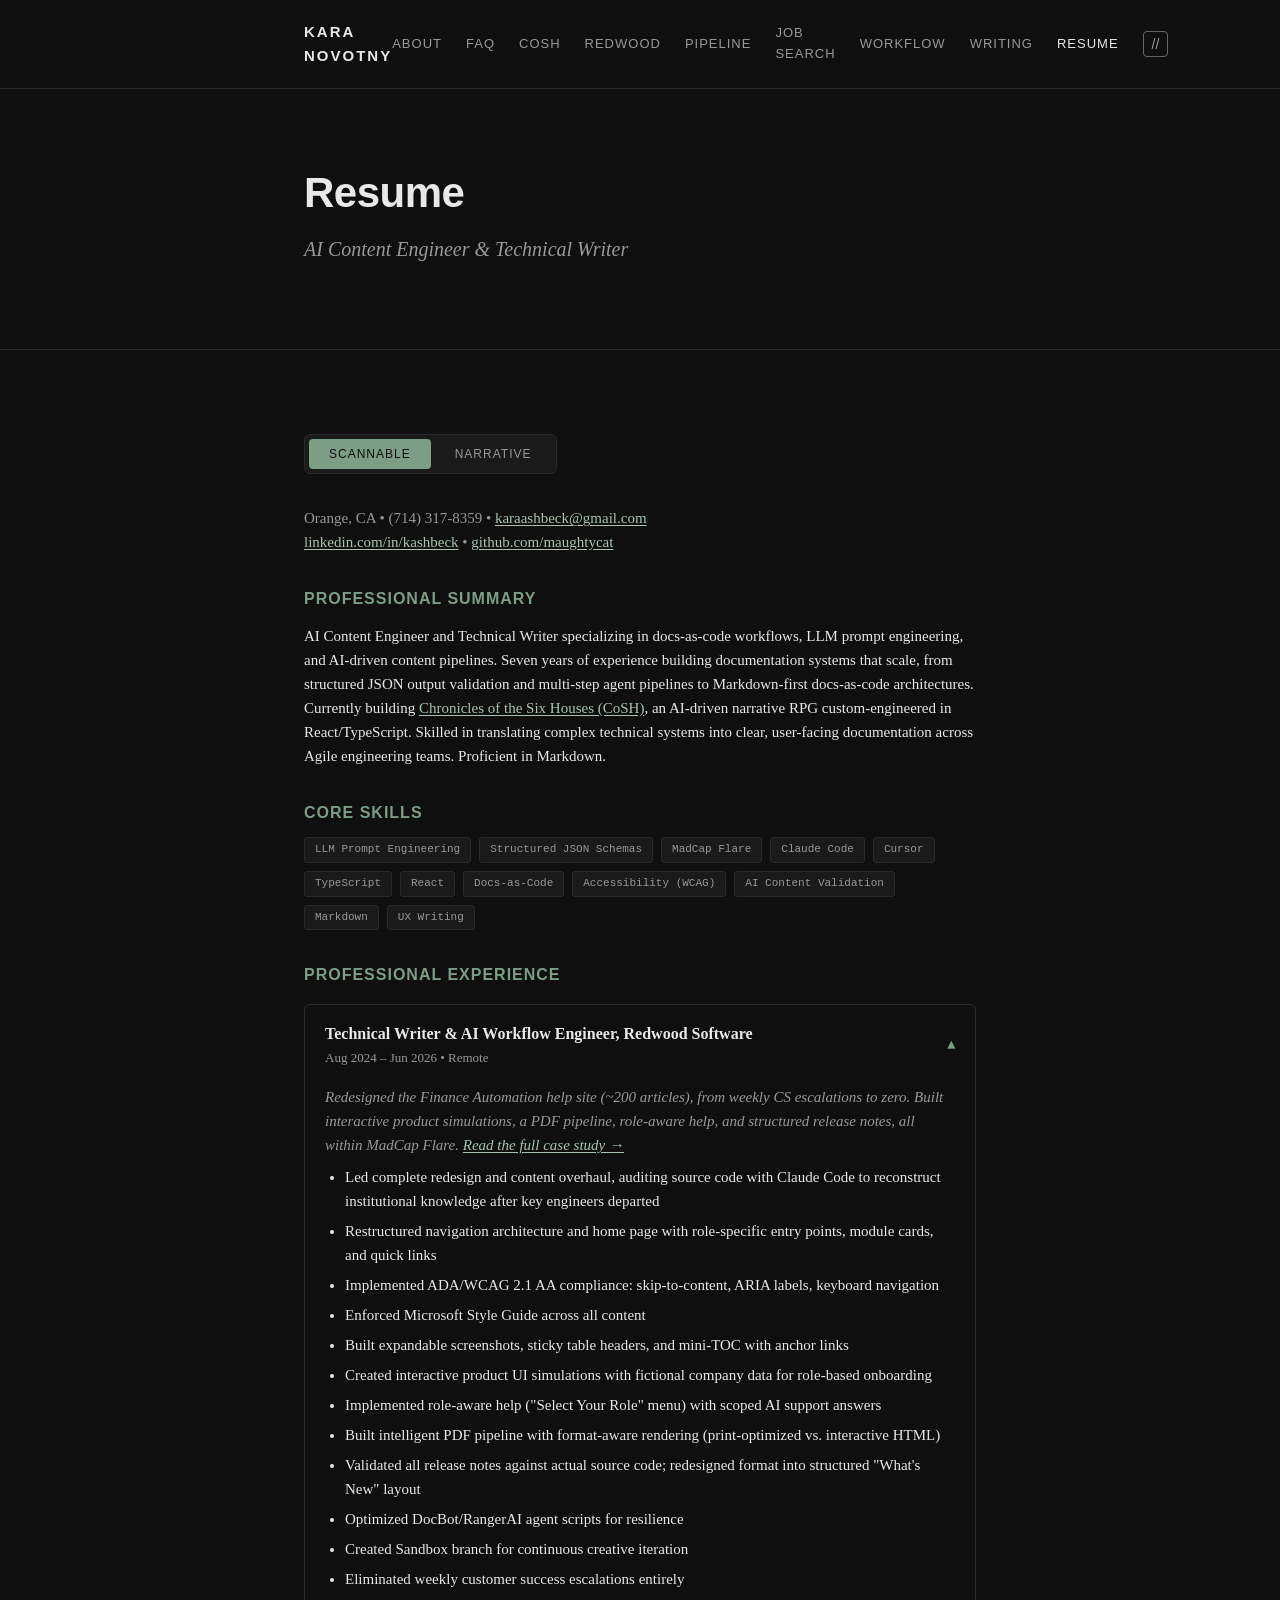
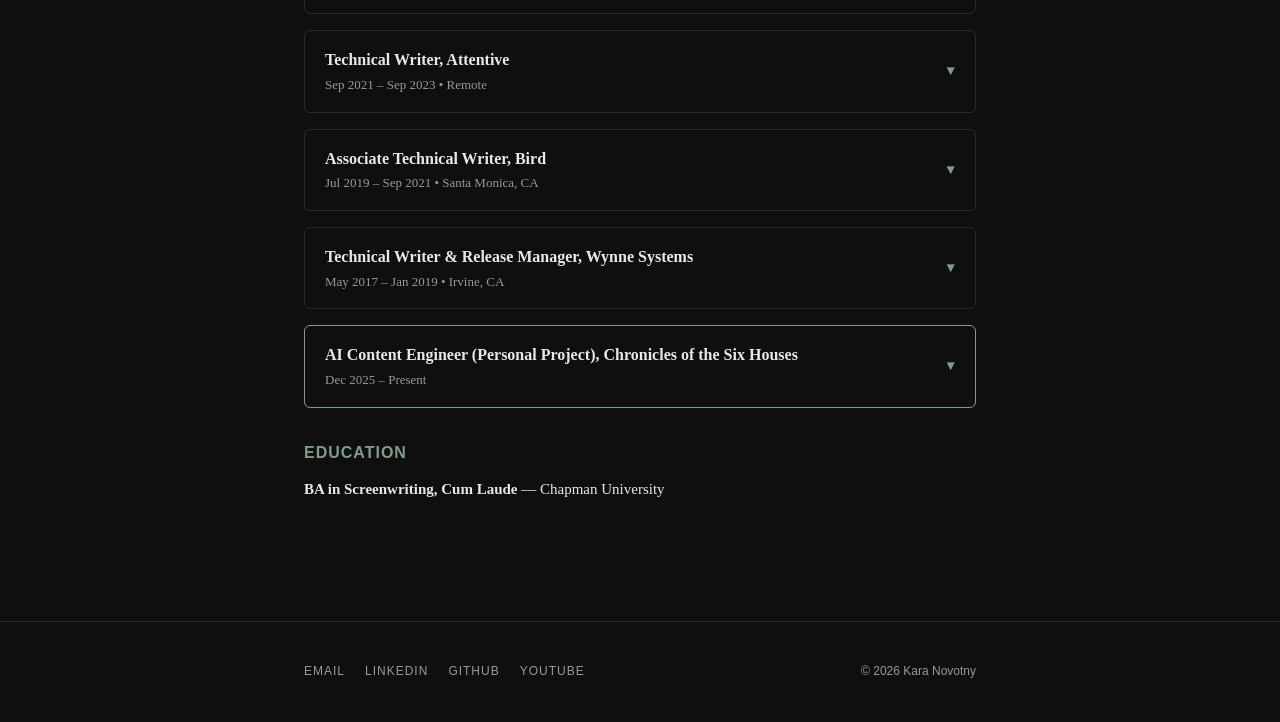
<file: resume.html>
<!DOCTYPE html>
<html lang="en" data-theme="dark">
<head>
<meta charset="UTF-8">
<meta name="viewport" content="width=device-width, initial-scale=1.0">
<title>Resume | Kara Novotny</title>
<meta name="description" content="Kara Novotny's resume: AI content engineer and technical writer with seven years across Redwood, Attentive, Bird, and Wynne. Scannable and narrative views.">
<link rel="stylesheet" href="css/style.css">
<link rel="icon" type="image/svg+xml" href="assets/favicon.svg">
<!-- Cloudflare Web Analytics --><script defer src='https://static.cloudflareinsights.com/beacon.min.js' data-cf-beacon='{"token": "56e05d61c293454f9ed991f4ff159297"}'></script><!-- End Cloudflare Web Analytics -->
</head>
<body>

<a class="skip-link" href="#main">Skip to content</a>

<header class="site-header">
  <div class="header-inner">
    <a href="/portfolio/index.html" class="site-name">Kara Novotny</a>
    <nav class="nav-links">
      <a href="/portfolio/about.html">About</a>
      <a href="/portfolio/faq.html">FAQ</a>
      <a href="/portfolio/projects/cosh.html">CoSH</a>
      <a href="/portfolio/projects/redwood.html">Redwood</a>
      <a href="/portfolio/projects/ai-job-pipeline.html">Pipeline</a>
      <a href="/portfolio/projects/job-search.html">Job Search</a>
      <a href="/portfolio/projects/ai-workflow.html">Workflow</a>
      <a href="/portfolio/samples.html">Writing</a>
      <a href="/portfolio/resume.html" class="active">Resume</a>
      <button class="theme-toggle" onclick="toggleTheme()" aria-label="Toggle theme">//</button>
    </nav>
  </div>
</header>

<main id="main" tabindex="-1">

  <section class="hero">
    <div class="container">
      <h1>Resume</h1>
      <p class="hero-subtitle">AI Content Engineer &amp; Technical Writer</p>
    </div>
  </section>

  <section class="section">
    <div class="container">

      <!-- TOGGLE -->
      <div class="resume-toggle">
        <button id="btn-scannable" class="active" onclick="setMode('scannable')">Scannable</button>
        <button id="btn-narrative" onclick="setMode('narrative')">Narrative</button>
      </div>

      <!-- CONTACT -->
      <div style="margin-bottom: 32px;">
        <p style="font-size: 15px; color: var(--text-muted);">
          Orange, CA &bull; (714) 317-8359 &bull; <a href="mailto:karaashbeck@gmail.com" style="color: var(--accent-light);">karaashbeck@gmail.com</a><br>
          <a href="https://www.linkedin.com/in/kashbeck" style="color: var(--accent-light);">linkedin.com/in/kashbeck</a> &bull;
          <a href="https://github.com/maughtycat" style="color: var(--accent-light);">github.com/maughtycat</a>
        </p>
      </div>

      <!-- PROFESSIONAL SUMMARY (both modes) -->
      <div style="margin-bottom: 32px;">
        <h2 style="font-family: var(--font-heading); font-size: 16px; text-transform: uppercase; letter-spacing: 1px; color: var(--accent); margin-bottom: 12px;">Professional Summary</h2>
        <p style="font-size: 15px;">AI Content Engineer and Technical Writer specializing in docs-as-code workflows, LLM prompt engineering, and AI-driven content pipelines. Seven years of experience building documentation systems that scale, from structured JSON output validation and multi-step agent pipelines to Markdown-first docs-as-code architectures. Currently building <a href="/portfolio/projects/cosh.html" style="color: var(--accent-light);">Chronicles of the Six Houses (CoSH)</a>, an AI-driven narrative RPG custom-engineered in React/TypeScript. Skilled in translating complex technical systems into clear, user-facing documentation across Agile engineering teams. Proficient in Markdown.</p>
      </div>

      <!-- SKILLS BAR -->
      <div style="margin-bottom: 32px;">
        <h2 style="font-family: var(--font-heading); font-size: 16px; text-transform: uppercase; letter-spacing: 1px; color: var(--accent); margin-bottom: 12px;">Core Skills</h2>
        <div style="display: flex; flex-wrap: wrap; gap: 8px;">
          <span class="tag">LLM Prompt Engineering</span>
          <span class="tag">Structured JSON Schemas</span>
          <span class="tag">MadCap Flare</span>
          <span class="tag">Claude Code</span>
          <span class="tag">Cursor</span>
          <span class="tag">TypeScript</span>
          <span class="tag">React</span>
          <span class="tag">Docs-as-Code</span>
          <span class="tag">Accessibility (WCAG)</span>
          <span class="tag">AI Content Validation</span>
          <span class="tag">Markdown</span>
          <span class="tag">UX Writing</span>
        </div>
      </div>

      <!-- NARRATIVE MODE -->
      <div id="narrative-mode" class="narrative-content">
        <h2 style="font-family: var(--font-heading); font-size: 16px; text-transform: uppercase; letter-spacing: 1px; color: var(--accent); margin-bottom: 16px;">Career Narrative</h2>

        <div style="margin-bottom: 28px; padding-left: 20px; border-left: 3px solid var(--border);">
          <h3 style="font-family: var(--font-heading); font-size: 15px; color: var(--accent-light); margin-bottom: 4px;">Where I started</h3>
          <p style="font-size: 15px;">My first technical writing job was at Wynne Systems, writing ERP documentation and managing releases in MadCap Flare. I learned that documentation is only as good as the process behind it, and most processes were broken. I started fixing them.</p>
        </div>

        <div style="margin-bottom: 28px; padding-left: 20px; border-left: 3px solid var(--border);">
          <h3 style="font-family: var(--font-heading); font-size: 15px; color: var(--accent-light); margin-bottom: 4px;">Learning to own the whole lifecycle</h3>
          <p style="font-size: 15px;">At Bird, I wrote the user guide for the company's first retail e-scooter. Cross-disciplinary project. Brand, Retail, Vehicle, all in the same room. I migrated 500+ content pieces from Dozuki to Zendesk ahead of deadline. Learned that good docs require understanding the product at a level most writers never reach.</p>
        </div>

        <div style="margin-bottom: 28px; padding-left: 20px; border-left: 3px solid var(--border);">
          <h3 style="font-family: var(--font-heading); font-size: 15px; color: var(--accent-light); margin-bottom: 4px;">Scaling content architecture</h3>
          <p style="font-size: 15px;">At Attentive, I created help center articles and integration guides for an SMS marketing platform. Built single sourcing and modular writing into the content architecture. UX Writing certified, because the boundary between documentation and product design is thinner than most people think.</p>
        </div>

        <div style="margin-bottom: 28px; padding-left: 20px; border-left: 3px solid var(--accent);">
          <h3 style="font-family: var(--font-heading); font-size: 15px; color: var(--accent-light); margin-bottom: 4px;">Rebuilding everything (<a href="/portfolio/projects/redwood.html" style="color: var(--accent-light); text-decoration: underline;">Redwood Software</a>)</h3>
          <p style="font-size: 15px;">Redwood was where I went from writer to engineer. Inherited a Finance Automation help site with weekly CS escalations. Audited the source code with Claude Code. Restructured ~200 articles. Built interactive product simulations, a PDF pipeline, role-aware help, and a new navigation architecture, all inside MadCap Flare, an enterprise tool that constrains everything. The escalations stopped. A customer success agent told me the mini-TOC was <em style="color: var(--text);">"much better than what we originally suggested."</em></p>
        </div>

        <div style="margin-bottom: 28px; padding-left: 20px; border-left: 3px solid var(--accent);">
          <h3 style="font-family: var(--font-heading); font-size: 15px; color: var(--accent-light); margin-bottom: 4px;">Building the future (<a href="/portfolio/projects/cosh.html" style="color: var(--accent-light); text-decoration: underline;">CoSH + AI Content Engineering</a>)</h3>
          <p style="font-size: 15px;">December 2025. Started building Chronicles of the Six Houses, an AI-driven narrative RPG with 122 handcrafted NPCs, six houses, and a custom LLM quest-generation pipeline. Structured JSON output validation. 43 narrative state flags. Programmatic hallucination prevention. Five-layer generation pipeline. I'm not just documenting systems anymore. I'm building the systems that generate the content.</p>
        </div>
      </div>

      <!-- SCANNABLE MODE -->
      <div id="scannable-mode" class="scannable-content">
        <h2 style="font-family: var(--font-heading); font-size: 16px; text-transform: uppercase; letter-spacing: 1px; color: var(--accent); margin-bottom: 16px;">Professional Experience</h2>

        <!-- REDWOOD (expanded by default) -->
        <div class="job-entry">
          <div class="job-header" onclick="toggleJob(this)" data-expanded="true">
            <div>
              <h3>Technical Writer &amp; AI Workflow Engineer, Redwood Software</h3>
              <div class="job-meta">Aug 2024 &ndash; Jun 2026 &bull; Remote</div>
            </div>
            <span class="expand-icon open">&#9660;</span>
          </div>
          <div class="job-body open">
            <p class="job-oneliner">Redesigned the Finance Automation help site (~200 articles), from weekly CS escalations to zero. Built interactive product simulations, a PDF pipeline, role-aware help, and structured release notes, all within MadCap Flare. <a href="/portfolio/projects/redwood.html" style="color: var(--accent-light);">Read the full case study &rarr;</a></p>
            <ul>
              <li>Led complete redesign and content overhaul, auditing source code with Claude Code to reconstruct institutional knowledge after key engineers departed</li>
              <li>Restructured navigation architecture and home page with role-specific entry points, module cards, and quick links</li>
              <li>Implemented ADA/WCAG 2.1 AA compliance: skip-to-content, ARIA labels, keyboard navigation</li>
              <li>Enforced Microsoft Style Guide across all content</li>
              <li>Built expandable screenshots, sticky table headers, and mini-TOC with anchor links</li>
              <li>Created interactive product UI simulations with fictional company data for role-based onboarding</li>
              <li>Implemented role-aware help ("Select Your Role" menu) with scoped AI support answers</li>
              <li>Built intelligent PDF pipeline with format-aware rendering (print-optimized vs. interactive HTML)</li>
              <li>Validated all release notes against actual source code; redesigned format into structured "What's New" layout</li>
              <li>Optimized DocBot/RangerAI agent scripts for resilience</li>
              <li>Created Sandbox branch for continuous creative iteration</li>
              <li>Eliminated weekly customer success escalations entirely</li>
            </ul>
          </div>
        </div>

        <!-- ATTENTIVE -->
        <div class="job-entry">
          <div class="job-header" onclick="toggleJob(this)" data-expanded="false">
            <div>
              <h3>Technical Writer, Attentive</h3>
              <div class="job-meta">Sep 2021 &ndash; Sep 2023 &bull; Remote</div>
            </div>
            <span class="expand-icon">&#9660;</span>
          </div>
          <div class="job-body">
            <p class="job-oneliner">Help center articles and integration guides for SMS marketing platform. Single sourcing, modular writing, UX Writing certified.</p>
            <ul>
              <li>Created and maintained help center articles and integration guides for SMS marketing platform</li>
              <li>Implemented single sourcing and modular writing for scalable content architecture</li>
              <li>UX Writing certified</li>
              <li>Collaborated with engineering on visual documentation with annotated screenshots and GIF walkthroughs</li>
              <li>Tools: Google Docs, Confluence, Monday</li>
            </ul>
          </div>
        </div>

        <!-- BIRD -->
        <div class="job-entry">
          <div class="job-header" onclick="toggleJob(this)" data-expanded="false">
            <div>
              <h3>Associate Technical Writer, Bird</h3>
              <div class="job-meta">Jul 2019 &ndash; Sep 2021 &bull; Santa Monica, CA</div>
            </div>
            <span class="expand-icon">&#9660;</span>
          </div>
          <div class="job-body">
            <p class="job-oneliner">User guide for first retail e-scooter. 500+ content migration. Company-wide recognition.</p>
            <ul>
              <li>Developed comprehensive user guide for BirdOne (first retail e-scooter) with Brand, Retail, and Vehicle teams</li>
              <li>Created and managed vehicle hardware and repair SOPs using Google Docs for cross-team collaboration</li>
              <li>Migrated 500+ instructional content pieces from Dozuki to Zendesk Help Center ahead of deadline</li>
              <li>Pioneered instructional GIFs for non-English-speaking markets</li>
              <li>Recognized company-wide for documentation quality</li>
              <li>Tools: Google Docs, Zendesk</li>
            </ul>
          </div>
        </div>

        <!-- WYNNE -->
        <div class="job-entry">
          <div class="job-header" onclick="toggleJob(this)" data-expanded="false">
            <div>
              <h3>Technical Writer &amp; Release Manager, Wynne Systems</h3>
              <div class="job-meta">May 2017 &ndash; Jan 2019 &bull; Irvine, CA</div>
            </div>
            <span class="expand-icon">&#9660;</span>
          </div>
          <div class="job-body">
            <p class="job-oneliner">ERP documentation and release management in MadCap Flare. Attended MadWorld Conference 2018.</p>
            <ul>
              <li>Developed and maintained ERP software documentation for enterprise resource planning platform</li>
              <li>Managed release coordination across engineering, QA, and product teams</li>
              <li>Authored all release notes and docs in MadCap Flare, published to web and PDF</li>
              <li>Attended MadWorld Conference 2018 for Flare training and best practices</li>
              <li>Standardized documentation processes and content templates</li>
            </ul>
          </div>
        </div>

        <!-- CoSH -->
        <div class="job-entry" style="border-color: var(--accent);">
          <div class="job-header" onclick="toggleJob(this)" data-expanded="false">
            <div>
              <h3>AI Content Engineer (Personal Project), Chronicles of the Six Houses</h3>
              <div class="job-meta">Dec 2025 &ndash; Present</div>
            </div>
            <span class="expand-icon">&#9660;</span>
          </div>
          <div class="job-body">
            <p class="job-oneliner">AI-driven narrative RPG with 122 NPCs, 6 houses, and a custom LLM quest pipeline with structured output validation. Built solo in React/TypeScript. <a href="/portfolio/projects/cosh.html" style="color: var(--accent-light);">Read the full case study &rarr;</a></p>
            <ul>
              <li>Designed a multi-step quest pipeline generating branching narrative content with structured JSON output schemas</li>
              <li>Implemented game-state-aware flag/condition system gating 43 narrative triggers (NPC availability, quest progression, romance paths)</li>
              <li>Enforced strict output validation (key allowlists, post-processing guards) preventing LLM hallucination in named entities and cross-character relationships</li>
              <li>Designed regression testing framework and debug logging system (F12 console) for gameplay testing</li>
              <li>122 handcrafted NPC profiles with unique personalities, secrets, relationships, and life arcs</li>
              <li>Built solo in React/TypeScript</li>
            </ul>
          </div>
        </div>

      </div>
      <!-- END SCANNABLE -->

      <!-- EDUCATION -->
      <div style="margin-top: 32px;">
        <h2 style="font-family: var(--font-heading); font-size: 16px; text-transform: uppercase; letter-spacing: 1px; color: var(--accent); margin-bottom: 12px;">Education</h2>
        <p style="font-size: 15px;"><strong>BA in Screenwriting, Cum Laude</strong> — Chapman University</p>
      </div>

    </div>
  </section>

</main>

<footer class="site-footer">
  <div class="container">
    <div class="footer-inner">
      <div class="footer-links">
        <a href="mailto:karaashbeck@gmail.com">Email</a>
        <a href="https://www.linkedin.com/in/kashbeck">LinkedIn</a>
        <a href="https://github.com/maughtycat">GitHub</a>
        <a href="https://www.youtube.com/@SkylarkFinchie">YouTube</a>
      </div>
      <div class="footer-copy">&copy; 2026 Kara Novotny</div>
    </div>
  </div>
</footer>

<script src="js/script.js"></script>

</body>
</html>
</file>
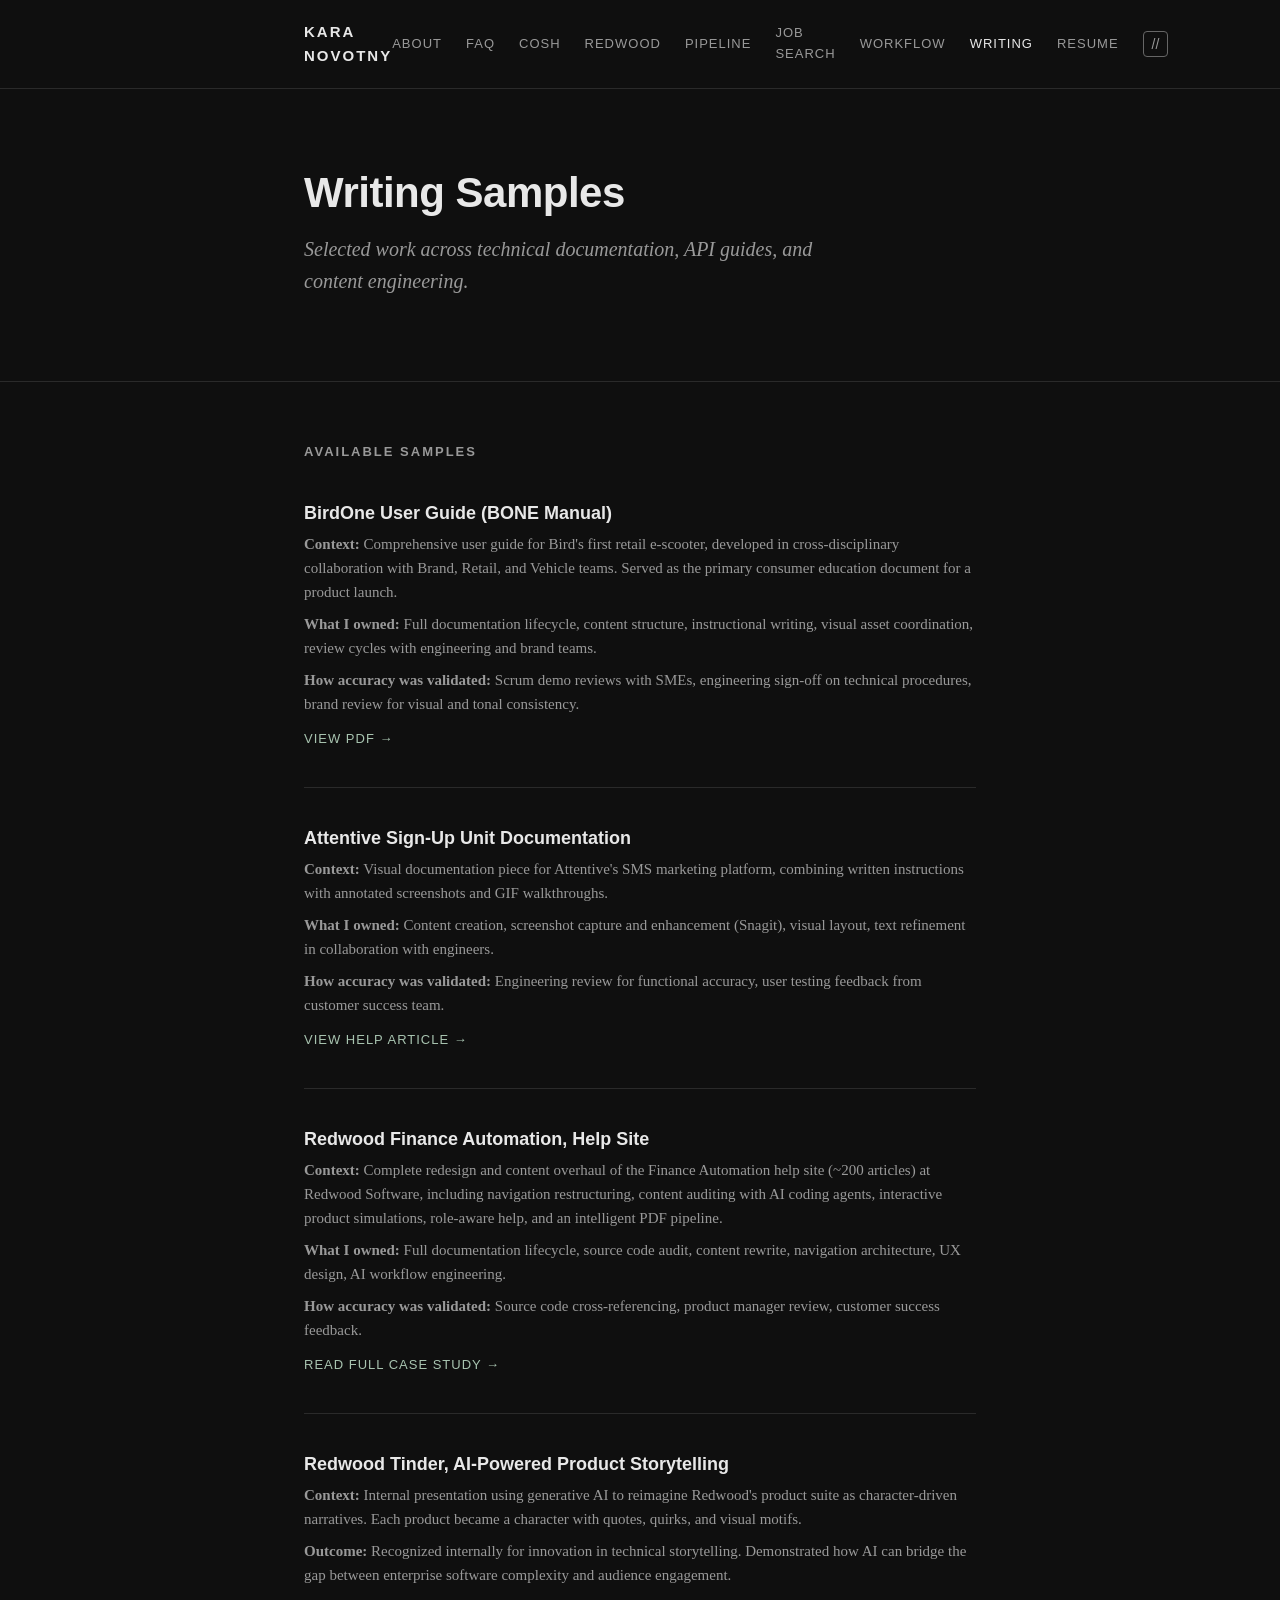
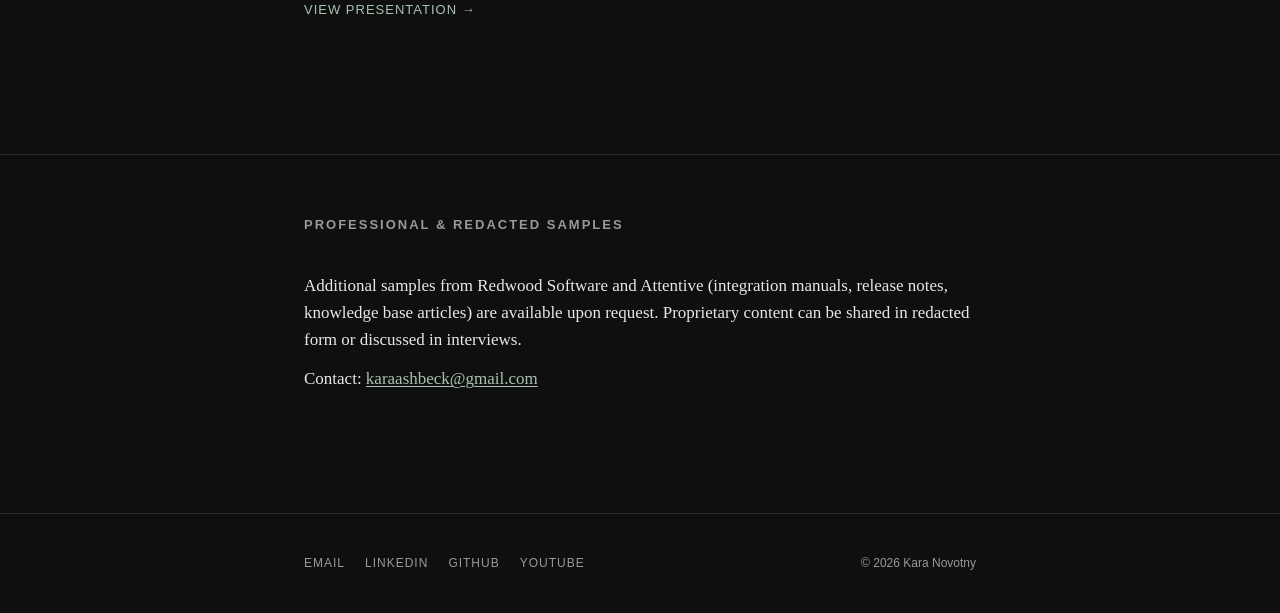
<file: samples.html>
<!DOCTYPE html>
<html lang="en" data-theme="dark">
<head>
<meta charset="UTF-8">
<meta name="viewport" content="width=device-width, initial-scale=1.0">
<title>Writing Samples | Kara Novotny</title>
<meta name="description" content="Writing samples from Kara Novotny: technical documentation, help content, and professional samples with redacted employer work.">
<link rel="stylesheet" href="css/style.css">
<link rel="icon" type="image/svg+xml" href="assets/favicon.svg">
<!-- Cloudflare Web Analytics --><script defer src='https://static.cloudflareinsights.com/beacon.min.js' data-cf-beacon='{"token": "56e05d61c293454f9ed991f4ff159297"}'></script><!-- End Cloudflare Web Analytics -->
</head>
<body>

<a class="skip-link" href="#main">Skip to content</a>

<header class="site-header">
  <div class="header-inner">
    <a href="/portfolio/index.html" class="site-name">Kara Novotny</a>
    <nav class="nav-links">
      <a href="/portfolio/about.html">About</a>
      <a href="/portfolio/faq.html">FAQ</a>
      <a href="/portfolio/projects/cosh.html">CoSH</a>
      <a href="/portfolio/projects/redwood.html">Redwood</a>
      <a href="/portfolio/projects/ai-job-pipeline.html">Pipeline</a>
      <a href="/portfolio/projects/job-search.html">Job Search</a>
      <a href="/portfolio/projects/ai-workflow.html">Workflow</a>
      <a href="/portfolio/samples.html" class="active">Writing</a>
      <a href="/portfolio/resume.html">Resume</a>
      <button class="theme-toggle" onclick="toggleTheme()" aria-label="Toggle theme">//</button>
    </nav>
  </div>
</header>

<main id="main" tabindex="-1">

  <section class="hero">
    <div class="container">
      <h1>Writing Samples</h1>
      <p class="hero-subtitle">Selected work across technical documentation, API guides, and content engineering.</p>
    </div>
  </section>

  <section class="section">
    <div class="container">
      <h2 class="section-header">Available Samples</h2>

      <div class="sample-item">
        <h3>BirdOne User Guide (BONE Manual)</h3>
        <p><strong>Context:</strong> Comprehensive user guide for Bird's first retail e-scooter, developed
           in cross-disciplinary collaboration with Brand, Retail, and Vehicle teams. Served as the
           primary consumer education document for a product launch.</p>
        <p><strong>What I owned:</strong> Full documentation lifecycle, content structure, instructional
           writing, visual asset coordination, review cycles with engineering and brand teams.</p>
        <p><strong>How accuracy was validated:</strong> Scrum demo reviews with SMEs, engineering
           sign-off on technical procedures, brand review for visual and tonal consistency.</p>
        <a href="https://cdn.shopify.com/s/files/1/0250/6460/3682/files/BONE_Manual_v6.pdf?404" target="_blank" rel="noopener">View PDF →</a>
      </div>

      <div class="sample-item">
        <h3>Attentive Sign-Up Unit Documentation</h3>
        <p><strong>Context:</strong> Visual documentation piece for Attentive's SMS marketing platform,
           combining written instructions with annotated screenshots and GIF walkthroughs.</p>
        <p><strong>What I owned:</strong> Content creation, screenshot capture and enhancement (Snagit),
           visual layout, text refinement in collaboration with engineers.</p>
        <p><strong>How accuracy was validated:</strong> Engineering review for functional accuracy,
           user testing feedback from customer success team.</p>
        <a href="https://help.attentivemobile.com/hc/en-us/articles/4406470193940-Schedule-a-sign-up-unit" target="_blank" rel="noopener">View Help Article →</a>
      </div>

      <div class="sample-item">
        <h3>Redwood Finance Automation, Help Site</h3>
        <p><strong>Context:</strong> Complete redesign and content overhaul of the Finance Automation
           help site (~200 articles) at Redwood Software, including navigation restructuring, content
           auditing with AI coding agents, interactive product simulations, role-aware help, and an
           intelligent PDF pipeline.</p>
        <p><strong>What I owned:</strong> Full documentation lifecycle, source code audit, content
           rewrite, navigation architecture, UX design, AI workflow engineering.</p>
        <p><strong>How accuracy was validated:</strong> Source code cross-referencing, product
           manager review, customer success feedback.</p>
        <a href="/portfolio/projects/redwood.html">Read Full Case Study →</a>
      </div>

      <div class="sample-item" style="border-bottom: none;">
        <h3>Redwood Tinder, AI-Powered Product Storytelling</h3>
        <p><strong>Context:</strong> Internal presentation using generative AI to reimagine Redwood's product
           suite as character-driven narratives. Each product became a character with quotes, quirks,
           and visual motifs.</p>
        <p><strong>Outcome:</strong> Recognized internally for innovation in technical storytelling.
           Demonstrated how AI can bridge the gap between enterprise software complexity and
           audience engagement.</p>
        <a href="https://drive.google.com/file/d/1wPQm9I_qlqZh0mZnEyJUkB90o4hdRd7I/view" target="_blank" rel="noopener">View Presentation →</a>
      </div>

    </div>
  </section>

  <section class="section">
    <div class="container">
      <h2 class="section-header">Professional &amp; Redacted Samples</h2>
      <p>Additional samples from Redwood Software and Attentive (integration manuals,
         release notes, knowledge base articles) are available upon request. Proprietary content
         can be shared in redacted form or discussed in interviews.</p>
      <p style="margin-top: 12px;">Contact: <a href="mailto:karaashbeck@gmail.com" style="color: var(--accent-light);">karaashbeck@gmail.com</a></p>
    </div>
  </section>

</main>

<footer class="site-footer">
  <div class="container">
    <div class="footer-inner">
      <div class="footer-links">
        <a href="mailto:karaashbeck@gmail.com">Email</a>
        <a href="https://www.linkedin.com/in/kashbeck">LinkedIn</a>
        <a href="https://github.com/maughtycat">GitHub</a>
        <a href="https://www.youtube.com/@SkylarkFinchie">YouTube</a>
      </div>
      <div class="footer-copy">&copy; 2026 Kara Novotny</div>
    </div>
  </div>
</footer>

<script src="js/script.js"></script>

</body>
</html>
</file>
<file: css/style.css>
/* ═══════════════════════════════════════════════════════════════
   Kara Novotny — Portfolio Site
   Clean, minimal, typography-focused. Dark mode default.
   ═══════════════════════════════════════════════════════════════ */

:root {
  --bg: #0f0f0f;
  --bg-alt: #1a1a1a;
  --text: #e8e8e8;
  --text-muted: #999;
  --accent: #7c9e87;
  --accent-light: #a8c4b0;
  --danger: #d46a6a;
  --danger-tint: #231818;
  --danger-edge: #4a2a2a;
  --accent-tint: #1a1d1b;
  --accent-edge: #303a33;
  --border: #2a2a2a;
  --border-strong: #666666;
  --max-width: 720px;
  --font-body: 'Georgia', 'Times New Roman', serif;
  --font-heading: 'Helvetica Neue', 'Arial', sans-serif;
  --font-mono: 'Courier New', monospace;
}

[data-theme="light"] {
  --bg: #fafafa;
  --bg-alt: #f0f0f0;
  --text: #1a1a1a;
  --text-muted: #666;
  --accent: #3f6a4d;
  --accent-light: #36704a;
  --danger: #b03c3c;
  --danger-tint: #f3e7e7;
  --danger-edge: #e4c1c1;
  --accent-tint: #e7ece9;
  --accent-edge: #c2cfc6;
  --border: #ddd;
  --border-strong: #8a8a8a;
}

*, *::before, *::after { box-sizing: border-box; margin: 0; padding: 0; }

html { scroll-behavior: smooth; }

body {
  font-family: var(--font-body);
  background: var(--bg);
  color: var(--text);
  line-height: 1.6;
  font-size: 17px;
  -webkit-font-smoothing: antialiased;
}

/* ── LAYOUT ─────────────────────────────────────────────── */

.container {
  max-width: var(--max-width);
  margin: 0 auto;
  padding: 0 24px;
}

/* ── HEADER / NAV ───────────────────────────────────────── */

.site-header {
  padding: 20px 0;
  border-bottom: 1px solid var(--border);
  position: sticky;
  top: 0;
  background: var(--bg);
  z-index: 100;
  transition: background 0.2s;
}

.header-inner {
  display: flex;
  justify-content: space-between;
  align-items: center;
  max-width: var(--max-width);
  margin: 0 auto;
  padding: 0 24px;
}

.site-name {
  font-family: var(--font-heading);
  font-size: 15px;
  font-weight: 700;
  text-transform: uppercase;
  letter-spacing: 2px;
  color: var(--text);
  text-decoration: none;
}

.site-name:hover { color: var(--accent); }

.nav-links {
  display: flex;
  gap: 24px;
  align-items: center;
}

.nav-links a {
  font-family: var(--font-heading);
  font-size: 13px;
  text-transform: uppercase;
  letter-spacing: 1px;
  color: var(--text-muted);
  text-decoration: none;
  transition: color 0.2s;
}

.nav-links a:hover,
.nav-links a.active {
  color: var(--text);
}

.theme-toggle {
  background: none;
  border: 1px solid var(--border-strong);
  color: var(--text-muted);
  cursor: pointer;
  font-size: 14px;
  padding: 4px 8px;
  border-radius: 4px;
  transition: border-color 0.2s, color 0.2s;
}

.theme-toggle:hover {
  border-color: var(--text-muted);
  color: var(--text);
}

/* ── HERO ───────────────────────────────────────────────── */

.hero {
  padding: 80px 0 60px;
}

.hero h1 {
  font-family: var(--font-heading);
  font-size: 42px;
  font-weight: 700;
  line-height: 1.15;
  letter-spacing: -0.5px;
  margin-bottom: 16px;
}

.hero h1 .accent {
  color: var(--accent);
}

.hero-subtitle {
  font-size: 20px;
  color: var(--text-muted);
  font-style: italic;
  margin-bottom: 24px;
  max-width: 560px;
}

.hero-intro {
  font-size: 18px;
  line-height: 1.7;
  max-width: 600px;
  margin-bottom: 32px;
}

.hero-links {
  display: flex;
  gap: 20px;
  flex-wrap: wrap;
}

.hero-links a {
  font-family: var(--font-heading);
  font-size: 13px;
  text-transform: uppercase;
  letter-spacing: 1.5px;
  color: var(--accent-light);
  text-decoration: none;
  border-bottom: 1px solid transparent;
  transition: border-color 0.2s;
}

.hero-links a:hover {
  border-bottom-color: var(--accent-light);
}

/* ── SECTION ────────────────────────────────────────────── */

.section {
  padding: 60px 0;
  border-top: 1px solid var(--border);
}

.section-header {
  font-family: var(--font-heading);
  font-size: 13px;
  text-transform: uppercase;
  letter-spacing: 2px;
  color: var(--text-muted);
  margin-bottom: 36px;
}

/* ── PROJECT CARD ───────────────────────────────────────── */

.project-card {
  margin-bottom: 48px;
  padding-bottom: 48px;
  border-bottom: 1px solid var(--border);
}

.project-card:last-child {
  border-bottom: none;
  margin-bottom: 0;
  padding-bottom: 0;
}

.project-card h3 {
  font-family: var(--font-heading);
  font-size: 22px;
  font-weight: 700;
  margin-bottom: 4px;
}

.project-card h3 a {
  color: var(--text);
  text-decoration: none;
}

.project-card h3 a:hover {
  color: var(--accent);
}

.project-meta {
  font-family: var(--font-heading);
  font-size: 12px;
  text-transform: uppercase;
  letter-spacing: 1px;
  color: var(--text-muted);
  margin-bottom: 16px;
}

.project-tags {
  display: flex;
  gap: 8px;
  flex-wrap: wrap;
  margin-bottom: 16px;
}

.tag {
  font-family: var(--font-mono);
  font-size: 11px;
  padding: 3px 10px;
  border-radius: 3px;
  background: var(--bg-alt);
  color: var(--text-muted);
  border: 1px solid var(--border);
}

.project-card p {
  line-height: 1.7;
  color: var(--text);
  margin-bottom: 12px;
}

.project-card ul {
  padding-left: 20px;
  margin-bottom: 12px;
}

.project-card li {
  margin-bottom: 6px;
  line-height: 1.6;
}

/* ── ABOUT / SKILLS ─────────────────────────────────────── */

.skills-grid {
  display: grid;
  grid-template-columns: 1fr 1fr;
  gap: 32px;
}

.skill-group h4 {
  font-family: var(--font-heading);
  font-size: 13px;
  text-transform: uppercase;
  letter-spacing: 1.5px;
  color: var(--accent);
  margin-bottom: 12px;
}

.skill-group ul {
  list-style: none;
  padding: 0;
}

.skill-group li {
  padding: 4px 0;
  font-size: 15px;
  color: var(--text-muted);
  border-bottom: 1px solid var(--border);
}

.skill-group li:last-child {
  border-bottom: none;
}

/* ── WRITING SAMPLES ────────────────────────────────────── */

.sample-item {
  margin-bottom: 36px;
  padding-bottom: 36px;
  border-bottom: 1px solid var(--border);
}

.sample-item:last-child {
  border-bottom: none;
}

.sample-item h3 {
  font-family: var(--font-heading);
  font-size: 18px;
  font-weight: 700;
  margin-bottom: 4px;
}

.sample-item p {
  color: var(--text-muted);
  font-size: 15px;
  line-height: 1.6;
  margin-bottom: 8px;
}

.sample-item a {
  font-family: var(--font-heading);
  font-size: 13px;
  text-transform: uppercase;
  letter-spacing: 1px;
  color: var(--accent-light);
  text-decoration: none;
}

/* ── FAQ ──────────────────────────────────────────────── */

.faq-intro {
  margin-bottom: 36px;
}

.faq-intro p {
  line-height: 1.7;
  margin-bottom: 12px;
}

.faq-item {
  margin-bottom: 28px;
  padding-bottom: 28px;
  border-bottom: 1px solid var(--border);
}

.faq-question {
  font-family: var(--font-heading);
  font-size: 16px;
  font-weight: 700;
  color: var(--text);
  margin-bottom: 10px;
}

.faq-answer {
  font-size: 15px;
  line-height: 1.7;
  color: var(--text-muted);
}

.faq-item:last-child {
  border-bottom: none;
}

/* ── FOOTER ─────────────────────────────────────────────── */

.site-footer {
  padding: 40px 0;
  border-top: 1px solid var(--border);
  margin-top: 60px;
}

.footer-inner {
  display: flex;
  justify-content: space-between;
  align-items: center;
  flex-wrap: wrap;
  gap: 16px;
}

.footer-links {
  display: flex;
  gap: 20px;
}

.footer-links a {
  font-family: var(--font-heading);
  font-size: 12px;
  text-transform: uppercase;
  letter-spacing: 1px;
  color: var(--text-muted);
  text-decoration: none;
}

.footer-links a:hover {
  color: var(--text);
}

.footer-copy {
  font-family: var(--font-heading);
  font-size: 12px;
  color: var(--text-muted);
}

/* ── RESPONSIVE ─────────────────────────────────────────── */

@media (max-width: 768px) {
  .hero h1 { font-size: 32px; }
  .hero-subtitle { font-size: 17px; }
  .hero-intro { font-size: 16px; }
  .skills-grid { grid-template-columns: 1fr; gap: 24px; }
  .header-inner { flex-direction: column; gap: 12px; }
  .nav-links { gap: 16px; flex-wrap: wrap; justify-content: center; }
  .hero { padding: 50px 0 40px; }
  .section { padding: 40px 0; }
  .resume-toggle { width: 100%; }
  .resume-toggle button { flex: 1; }
  .job-header { flex-direction: column; align-items: flex-start; gap: 4px; }
  .before-after { grid-template-columns: 1fr; }
  .case-study-stats { grid-template-columns: repeat(3, 1fr); gap: 10px; }
  .stat-number { font-size: 22px; }
}

@media (max-width: 480px) {
  .hero h1 { font-size: 26px; }
  body { font-size: 15px; }
  .container { padding: 0 16px; }
}

/* ── RESUME ─────────────────────────────────────────────── */

.resume-toggle {
  display: flex;
  gap: 4px;
  margin: 24px 0 32px;
  padding: 4px;
  background: var(--bg-alt);
  border: 1px solid var(--border);
  border-radius: 6px;
  width: fit-content;
}
.resume-toggle button {
  padding: 8px 20px;
  border: none;
  background: transparent;
  color: var(--text-muted);
  font-family: var(--font-heading);
  font-size: 12px;
  text-transform: uppercase;
  letter-spacing: 1px;
  cursor: pointer;
  border-radius: 4px;
  transition: all 0.2s ease;
}
.resume-toggle button.active {
  background: var(--accent);
  color: var(--bg);
}
.job-entry {
  border: 1px solid var(--border);
  border-radius: 6px;
  margin-bottom: 16px;
  overflow: hidden;
  transition: border-color 0.2s ease;
}
.job-entry:hover {
  border-color: var(--accent);
}
.job-header {
  padding: 16px 20px;
  cursor: pointer;
  display: flex;
  justify-content: space-between;
  align-items: center;
  user-select: none;
}
.job-header h3 {
  font-size: 16px;
  margin: 0;
  color: var(--text);
}
.job-header .job-meta {
  font-size: 13px;
  color: var(--text-muted);
  margin-top: 2px;
}
.job-header .expand-icon {
  font-family: var(--font-mono);
  color: var(--accent);
  font-size: 14px;
  transition: transform 0.2s ease;
}
.job-header .expand-icon.open {
  transform: rotate(180deg);
}
.job-body {
  max-height: 0;
  overflow: hidden;
  transition: max-height 0.3s ease, padding 0.3s ease;
  padding: 0 20px;
}
.job-body.open {
  max-height: 2000px;
  padding: 0 20px 16px;
}
.job-body p {
  margin: 0 0 8px;
  font-size: 15px;
}
.job-body ul {
  padding-left: 20px;
  margin: 8px 0 0;
}
.job-body li {
  font-size: 15px;
  margin-bottom: 6px;
}
.job-oneliner {
  font-size: 14px;
  color: var(--text-muted);
  font-style: italic;
}
.narrative-content {
  display: none;
}
.narrative-content.active {
  display: block;
}
.scannable-content {
  display: block;
}
.scannable-content.hidden {
  display: none;
}
/* ── REDWOOD CASE STUDY ─────────────────────────────────── */

.case-study-stats {
  display: grid;
  grid-template-columns: repeat(3, 1fr);
  gap: 16px;
  margin: 24px 0 32px;
}
.stat-card {
  text-align: center;
  padding: 20px 16px;
  background: var(--bg-alt);
  border: 1px solid var(--border);
  border-radius: 6px;
}
.stat-number {
  font-family: var(--font-heading);
  font-size: 28px;
  font-weight: 700;
  color: var(--accent);
}
.stat-label {
  font-family: var(--font-heading);
  font-size: 11px;
  text-transform: uppercase;
  letter-spacing: 1px;
  color: var(--text-muted);
  margin-top: 4px;
}
.before-after {
  display: grid;
  grid-template-columns: 1fr 1fr;
  gap: 20px;
  margin: 20px 0 28px;
}
.ba-box {
  padding: 20px;
  border-radius: 6px;
  border: 1px solid var(--border);
}
.ba-box.before { background: var(--danger-tint); border-color: var(--danger-edge); }
.ba-box.after { background: var(--accent-tint); border-color: var(--accent-edge); }
.ba-box h4 {
  font-family: var(--font-heading);
  font-size: 12px;
  text-transform: uppercase;
  letter-spacing: 1.5px;
  margin-bottom: 10px;
}
.ba-box.before h4 { color: var(--danger); }
.ba-box.after h4 { color: var(--accent); }
.ba-box ul { padding-left: 16px; }
.ba-box li { font-size: 14px; margin-bottom: 4px; color: var(--text-muted); }
.toc-comparison {
  background: var(--bg-alt);
  border: 1px solid var(--border);
  border-radius: 6px;
  padding: 20px;
  margin: 20px 0 28px;
  font-family: var(--font-mono);
  font-size: 12px;
  line-height: 1.6;
  overflow-x: auto;
}
.toc-comparison .old { color: var(--danger); }
.toc-comparison .new { color: var(--accent); }
.toc-comparison .arrow { color: var(--text-muted); text-align: center; margin: 8px 0; }

/* ── ACCESSIBILITY (WCAG 2.1 AA) ───────────────────────── */

/* Links get a real color in both themes (browser default blue fails on dark) */
a { color: var(--accent-light); }

/* Inline text links must not rely on color alone (SC 1.4.1) */
p a, li a, td a, .project-meta a {
  text-decoration: underline;
  text-underline-offset: 2px;
}

/* Keyboard focus must be visible (SC 2.4.7) */
:focus-visible {
  outline: 2px solid var(--accent-light);
  outline-offset: 2px;
}

/* Skip-to-content (SC 2.4.1) */
.skip-link {
  position: absolute;
  top: -100px;
  left: 12px;
  background: var(--accent);
  color: var(--bg);
  font-family: var(--font-heading);
  font-size: 13px;
  padding: 10px 16px;
  border-radius: 0 0 6px 6px;
  text-decoration: none;
  z-index: 300;
}
.skip-link:focus { top: 0; }

/* ── PRINT ──────────────────────────────────────────────── */

@media print {
  .site-header, .site-footer, .theme-toggle, .skip-link { display: none; }
  body { background: #fff; color: #000; font-size: 11pt; }
  .hero { padding: 20px 0; }
  a { text-decoration: none; color: #000; }
  .resume-toggle { display: none !important; }
  .job-body { max-height: none !important; padding: 0 20px 16px !important; }
  .narrative-content { display: none !important; }
  .scannable-content { display: block !important; }
}
</file>
